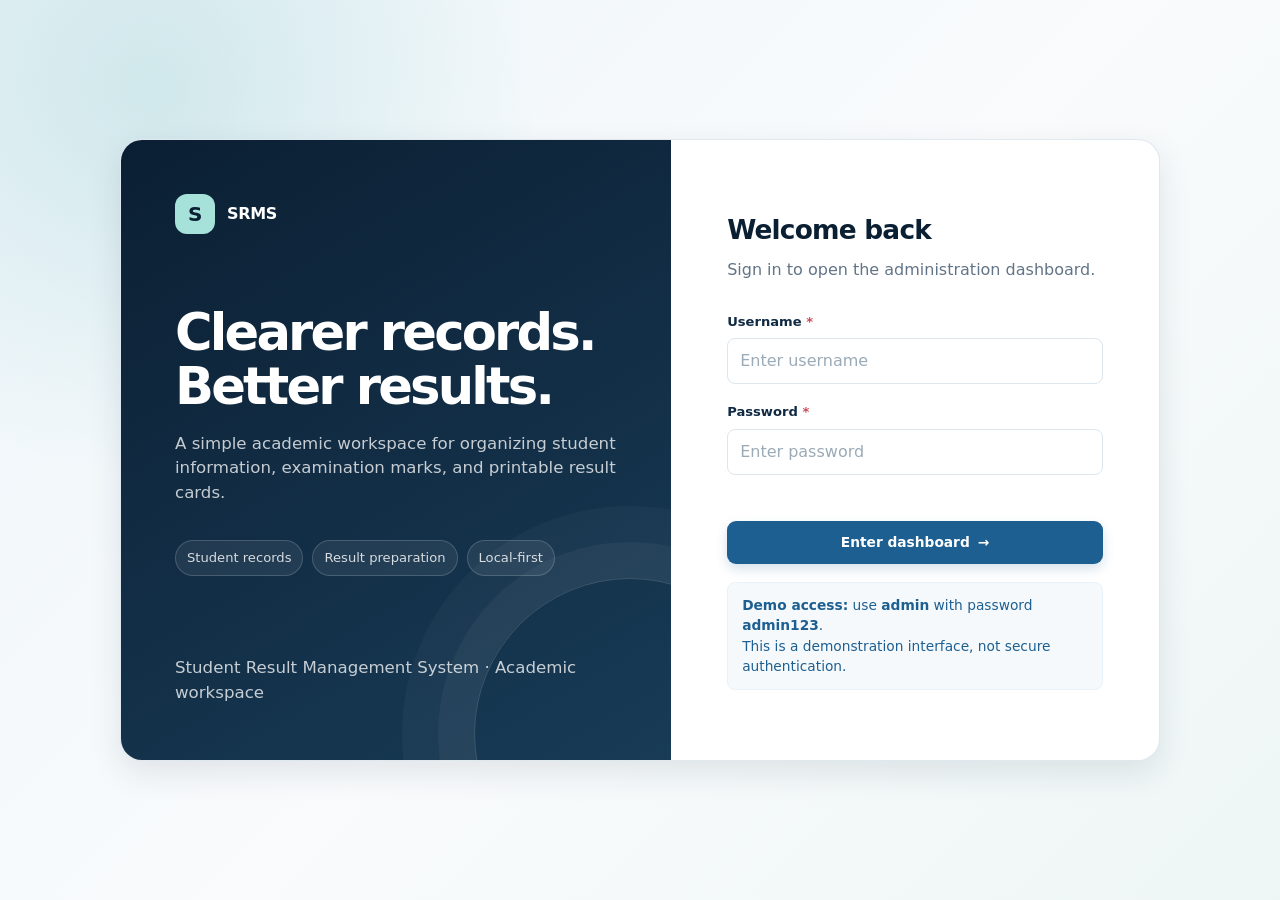
<file: index.html>
<!DOCTYPE html>
<html lang="en">
<head>
  <meta charset="UTF-8">
  <meta name="viewport" content="width=device-width, initial-scale=1.0">
  <meta name="description" content="Student Result Management System welcome page">
  <title>Welcome | SRMS</title>
  <link rel="stylesheet" href="css/style.css">
</head>
<body class="auth-page">
  <a class="skip-link" href="#login-panel">Skip to login</a>
  <main class="auth-shell" aria-labelledby="welcome-title">
    <section class="auth-intro" aria-label="Application introduction">
      <div class="auth-intro-content">
        <a class="brand-lockup" href="index.html" aria-label="SRMS home">
          <span class="brand-mark" aria-hidden="true">S</span>
          <span>SRMS</span>
        </a>
        <h1 id="welcome-title">Clearer records.<br>Better results.</h1>
        <p>A simple academic workspace for organizing student information, examination marks, and printable result cards.</p>
        <div class="auth-highlights" aria-label="System highlights">
          <span>Student records</span>
          <span>Result preparation</span>
          <span>Local-first</span>
        </div>
      </div>
      <p class="auth-footer-note">Student Result Management System · Academic workspace</p>
    </section>

    <section class="auth-panel" id="login-panel" aria-labelledby="login-title">
      <h2 id="login-title">Welcome back</h2>
      <p>Sign in to open the administration dashboard.</p>

      <form data-login-form novalidate>
        <div class="form-group">
          <label class="form-label" for="username">Username <span aria-hidden="true">*</span></label>
          <input class="form-control" id="username" name="username" type="text" autocomplete="username" placeholder="Enter username" required>
        </div>
        <div class="form-group mt-18">
          <label class="form-label" for="password">Password <span aria-hidden="true">*</span></label>
          <input class="form-control" id="password" name="password" type="password" autocomplete="current-password" placeholder="Enter password" required>
        </div>
        <p class="form-error" data-login-feedback aria-live="polite"></p>
        <button class="btn btn-primary auth-submit" type="submit">Enter dashboard <span aria-hidden="true">→</span></button>
      </form>

      <div class="demo-note" role="note">
        <strong>Demo access:</strong> use <strong>admin</strong> with password <strong>admin123</strong>.
        <br>This is a demonstration interface, not secure authentication.
      </div>
    </section>
  </main>
  <div class="toast-region" data-toast-region aria-live="polite" aria-atomic="true"></div>
  <script src="js/app.js"></script>
</body>
</html>
</file>
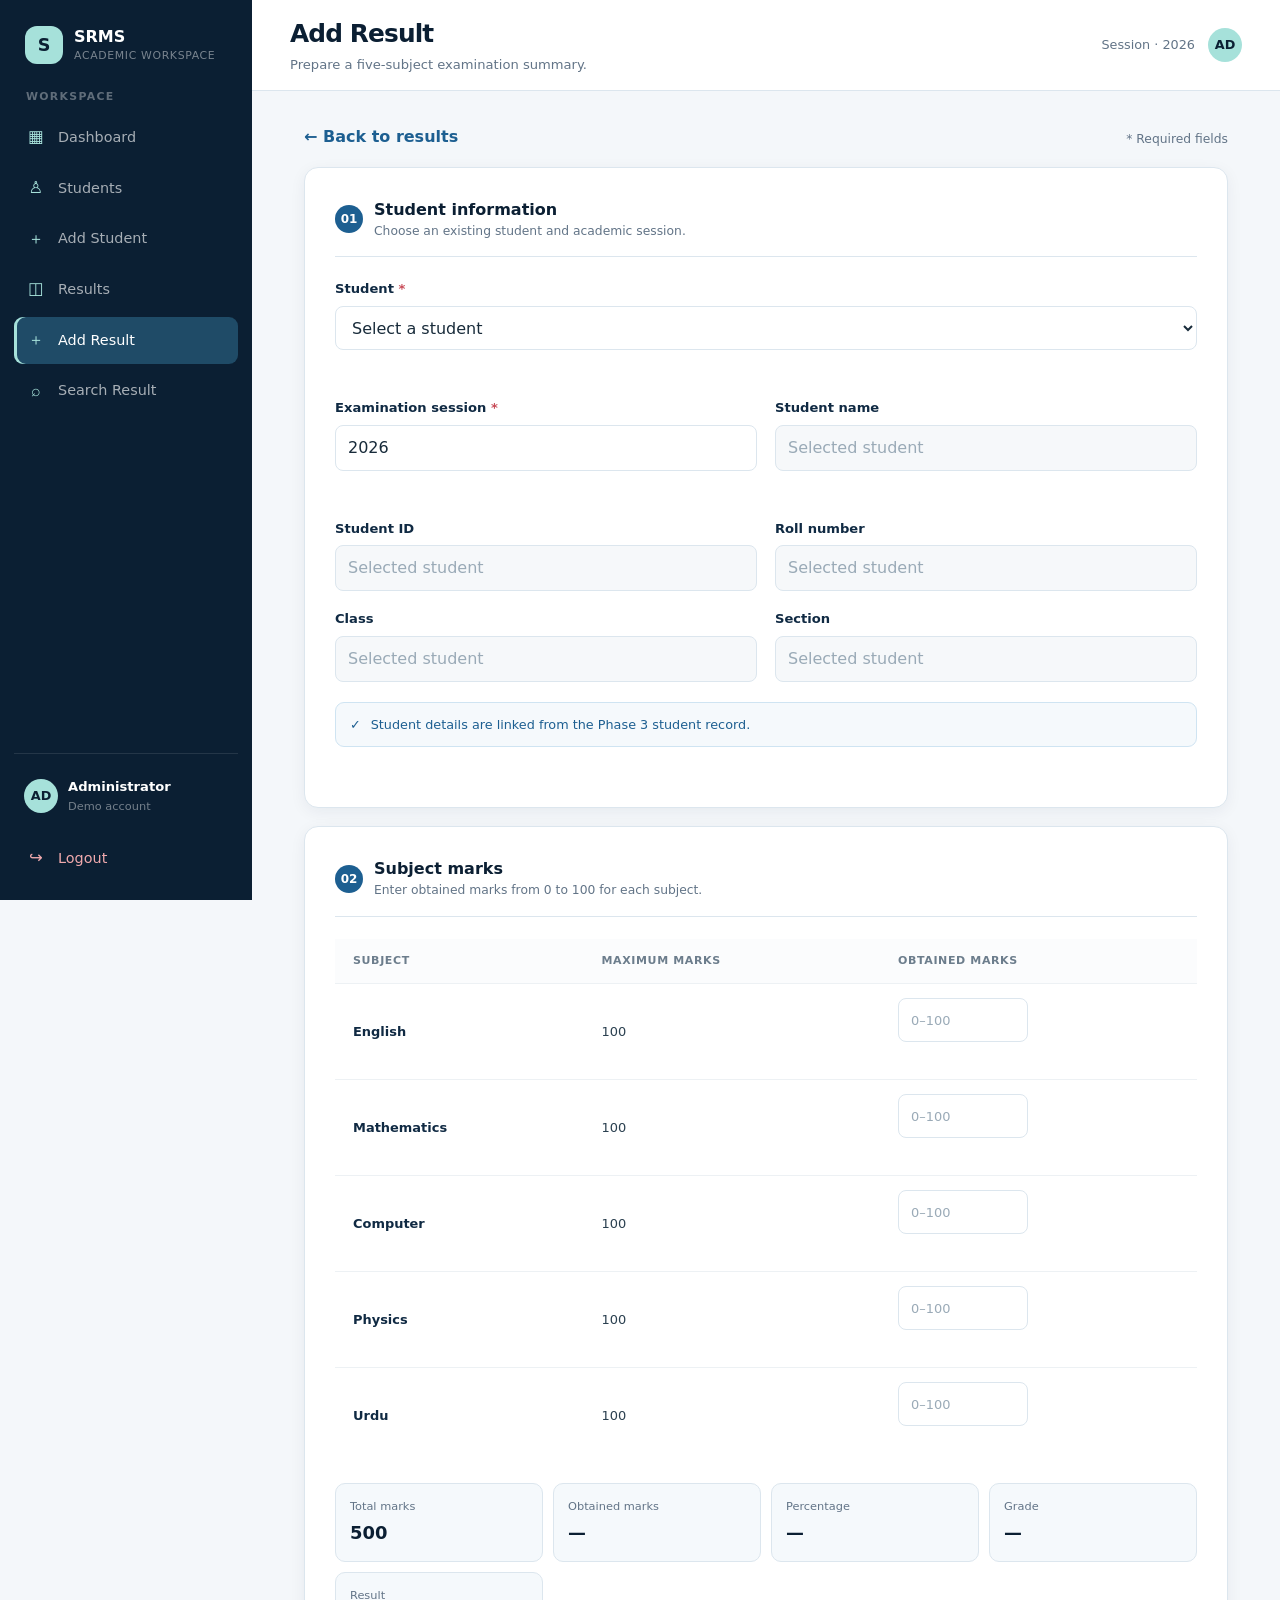
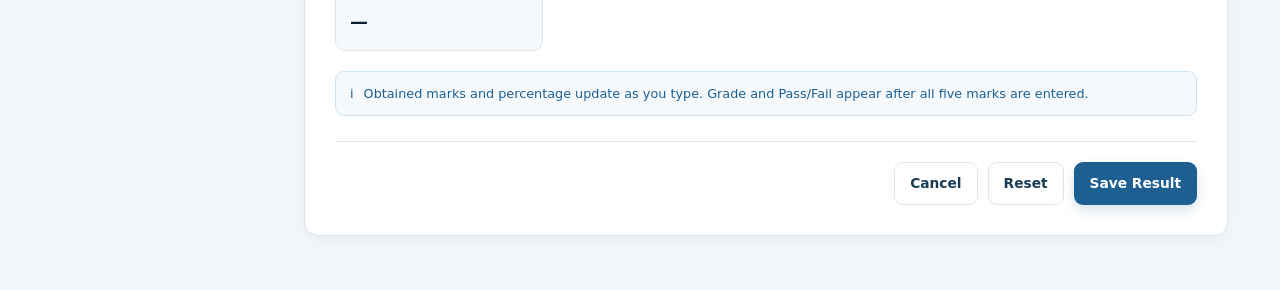
<file: add-result.html>
<!DOCTYPE html>
<html lang="en">
<head>
  <meta charset="UTF-8">
  <meta name="viewport" content="width=device-width, initial-scale=1.0">
  <meta name="description" content="Add or edit student results for SRMS">
  <title>Add Result | SRMS</title>
  <link rel="stylesheet" href="css/style.css">
</head>
<body>
  <a class="skip-link" href="#main-content">Skip to main content</a>
  <div class="app-shell">
    <aside class="sidebar" data-sidebar aria-label="Primary navigation">
      <a class="sidebar-brand" href="dashboard.html" aria-label="SRMS dashboard"><span class="brand-mark" aria-hidden="true">S</span><span class="sidebar-brand-text"><strong>SRMS</strong><span>Academic workspace</span></span></a>
      <div class="nav-label">Workspace</div>
      <nav class="main-nav"><a class="nav-link" href="dashboard.html"><span class="nav-icon" aria-hidden="true">▦</span>Dashboard</a><a class="nav-link" href="students.html"><span class="nav-icon" aria-hidden="true">♙</span>Students</a><a class="nav-link" href="add-student.html"><span class="nav-icon" aria-hidden="true">＋</span>Add Student</a><a class="nav-link" href="results.html"><span class="nav-icon" aria-hidden="true">◫</span>Results</a><a class="nav-link active" href="add-result.html" aria-current="page"><span class="nav-icon" aria-hidden="true">＋</span>Add Result</a><a class="nav-link" href="search-result.html"><span class="nav-icon" aria-hidden="true">⌕</span>Search Result</a></nav>
      <div class="sidebar-bottom"><div class="sidebar-user"><span class="avatar" aria-hidden="true">AD</span><span class="sidebar-user-text"><strong>Administrator</strong><span>Demo account</span></span></div><a class="nav-link logout-link" href="index.html" data-logout><span class="nav-icon" aria-hidden="true">↪</span>Logout</a></div>
    </aside>
    <div class="overlay" data-overlay></div>
    <div class="main-area">
      <header class="topbar"><div class="topbar-left"><button class="mobile-menu-button" type="button" data-menu-button aria-label="Open navigation" aria-expanded="false">☰</button><div class="page-heading"><h1 data-form-title>Add Result</h1><p data-form-subtitle>Prepare a five-subject examination summary.</p></div></div><div class="topbar-right"><span class="topbar-date">Session · 2026</span><span class="avatar" aria-label="Administrator profile">AD</span></div></header>
      <main class="content content-narrow" id="main-content">
        <div class="page-toolbar"><div><a class="inline-link" href="results.html">← Back to results</a></div><p class="required-note"><span aria-hidden="true">*</span> Required fields</p></div>
        <form class="srms-combined-form" data-result-form novalidate>
          <section class="card form-card"><div class="card-body-lg"><div class="form-card-heading"><span class="form-step">01</span><div><h2>Student information</h2><p class="required-note">Choose an existing student and academic session.</p></div></div>
            <div class="form-grid">
              <div class="form-group full-width"><label class="form-label" for="result-student">Student <span aria-hidden="true">*</span></label><select class="form-select" id="result-student" name="studentId" required><option value="">Select a student</option></select><small class="field-error" data-field-error="studentId"></small></div>
              <div class="form-group"><label class="form-label" for="result-session">Examination session <span aria-hidden="true">*</span></label><input class="form-control" id="result-session" name="session" type="text" value="2026" placeholder="2026" required><small class="field-error" data-field-error="session"></small></div>
              <div class="form-group"><label class="form-label" for="result-student-name">Student name</label><input class="form-control" id="result-student-name" type="text" readonly placeholder="Selected student"></div>
              <div class="form-group"><label class="form-label" for="result-student-id">Student ID</label><input class="form-control" id="result-student-id" type="text" readonly placeholder="Selected student"></div>
              <div class="form-group"><label class="form-label" for="result-roll">Roll number</label><input class="form-control" id="result-roll" type="text" readonly placeholder="Selected student"></div>
              <div class="form-group"><label class="form-label" for="result-class">Class</label><input class="form-control" id="result-class" type="text" readonly placeholder="Selected student"></div>
              <div class="form-group"><label class="form-label" for="result-section">Section</label><input class="form-control" id="result-section" type="text" readonly placeholder="Selected student"></div>
            </div>
            <div class="alert alert-info mt-20" data-selected-student hidden role="status"><span aria-hidden="true">✓</span><span>Student details are linked from the Phase 3 student record.</span></div>
            <div class="field-error form-level-error" data-result-form-error></div>
          </div></section>
          <section class="card form-card"><div class="card-body-lg"><div class="form-card-heading"><span class="form-step">02</span><div><h2>Subject marks</h2><p class="required-note">Enter obtained marks from 0 to 100 for each subject.</p></div></div>
            <div class="table-wrap"><table class="marks-table"><thead><tr><th>Subject</th><th>Maximum marks</th><th>Obtained marks</th></tr></thead><tbody>
              <tr><td class="cell-title">English</td><td>100</td><td><label class="sr-only" for="english-marks">English obtained marks</label><input class="form-control" id="english-marks" name="english" data-subject-mark="English" data-subject-index="0" type="number" min="0" max="100" step="1" placeholder="0–100" required><small class="field-error" data-field-error="subject0"></small></td></tr>
              <tr><td class="cell-title">Mathematics</td><td>100</td><td><label class="sr-only" for="mathematics-marks">Mathematics obtained marks</label><input class="form-control" id="mathematics-marks" name="mathematics" data-subject-mark="Mathematics" data-subject-index="1" type="number" min="0" max="100" step="1" placeholder="0–100" required><small class="field-error" data-field-error="subject1"></small></td></tr>
              <tr><td class="cell-title">Computer</td><td>100</td><td><label class="sr-only" for="computer-marks">Computer obtained marks</label><input class="form-control" id="computer-marks" name="computer" data-subject-mark="Computer" data-subject-index="2" type="number" min="0" max="100" step="1" placeholder="0–100" required><small class="field-error" data-field-error="subject2"></small></td></tr>
              <tr><td class="cell-title">Physics</td><td>100</td><td><label class="sr-only" for="physics-marks">Physics obtained marks</label><input class="form-control" id="physics-marks" name="physics" data-subject-mark="Physics" data-subject-index="3" type="number" min="0" max="100" step="1" placeholder="0–100" required><small class="field-error" data-field-error="subject3"></small></td></tr>
              <tr><td class="cell-title">Urdu</td><td>100</td><td><label class="sr-only" for="urdu-marks">Urdu obtained marks</label><input class="form-control" id="urdu-marks" name="urdu" data-subject-mark="Urdu" data-subject-index="4" type="number" min="0" max="100" step="1" placeholder="0–100" required><small class="field-error" data-field-error="subject4"></small></td></tr>
            </tbody></table></div>
            <div class="summary-grid mt-20" aria-label="Live result summary"><div class="summary-item"><span>Total marks</span><strong data-live-summary="total">500</strong></div><div class="summary-item"><span>Obtained marks</span><strong data-live-summary="obtained">—</strong></div><div class="summary-item"><span>Percentage</span><strong data-live-summary="percentage">—</strong></div><div class="summary-item"><span>Grade</span><strong data-live-summary="grade">—</strong></div><div class="summary-item"><span>Result</span><strong class="summary-value" data-live-summary="status">—</strong></div></div>
            <div class="alert alert-info mt-20" role="note"><span aria-hidden="true">i</span><span>Obtained marks and percentage update as you type. Grade and Pass/Fail appear after all five marks are entered.</span></div>
            <div class="form-actions"><a class="btn btn-secondary" href="results.html">Cancel</a><button class="btn btn-secondary" type="button" data-reset-form>Reset</button><button class="btn btn-primary" type="submit"><span data-submit-label>Save Result</span></button></div>
          </div></section>
        </form>
      </main>
    </div>
  </div>
  <div class="toast-region" data-toast-region aria-live="polite" aria-atomic="true"></div>
  <script src="js/storage.js?v=6"></script><script src="js/students.js?v=6"></script><script src="js/results.js?v=6"></script><script src="js/app.js?v=6"></script>
</body>
</html>
</file>
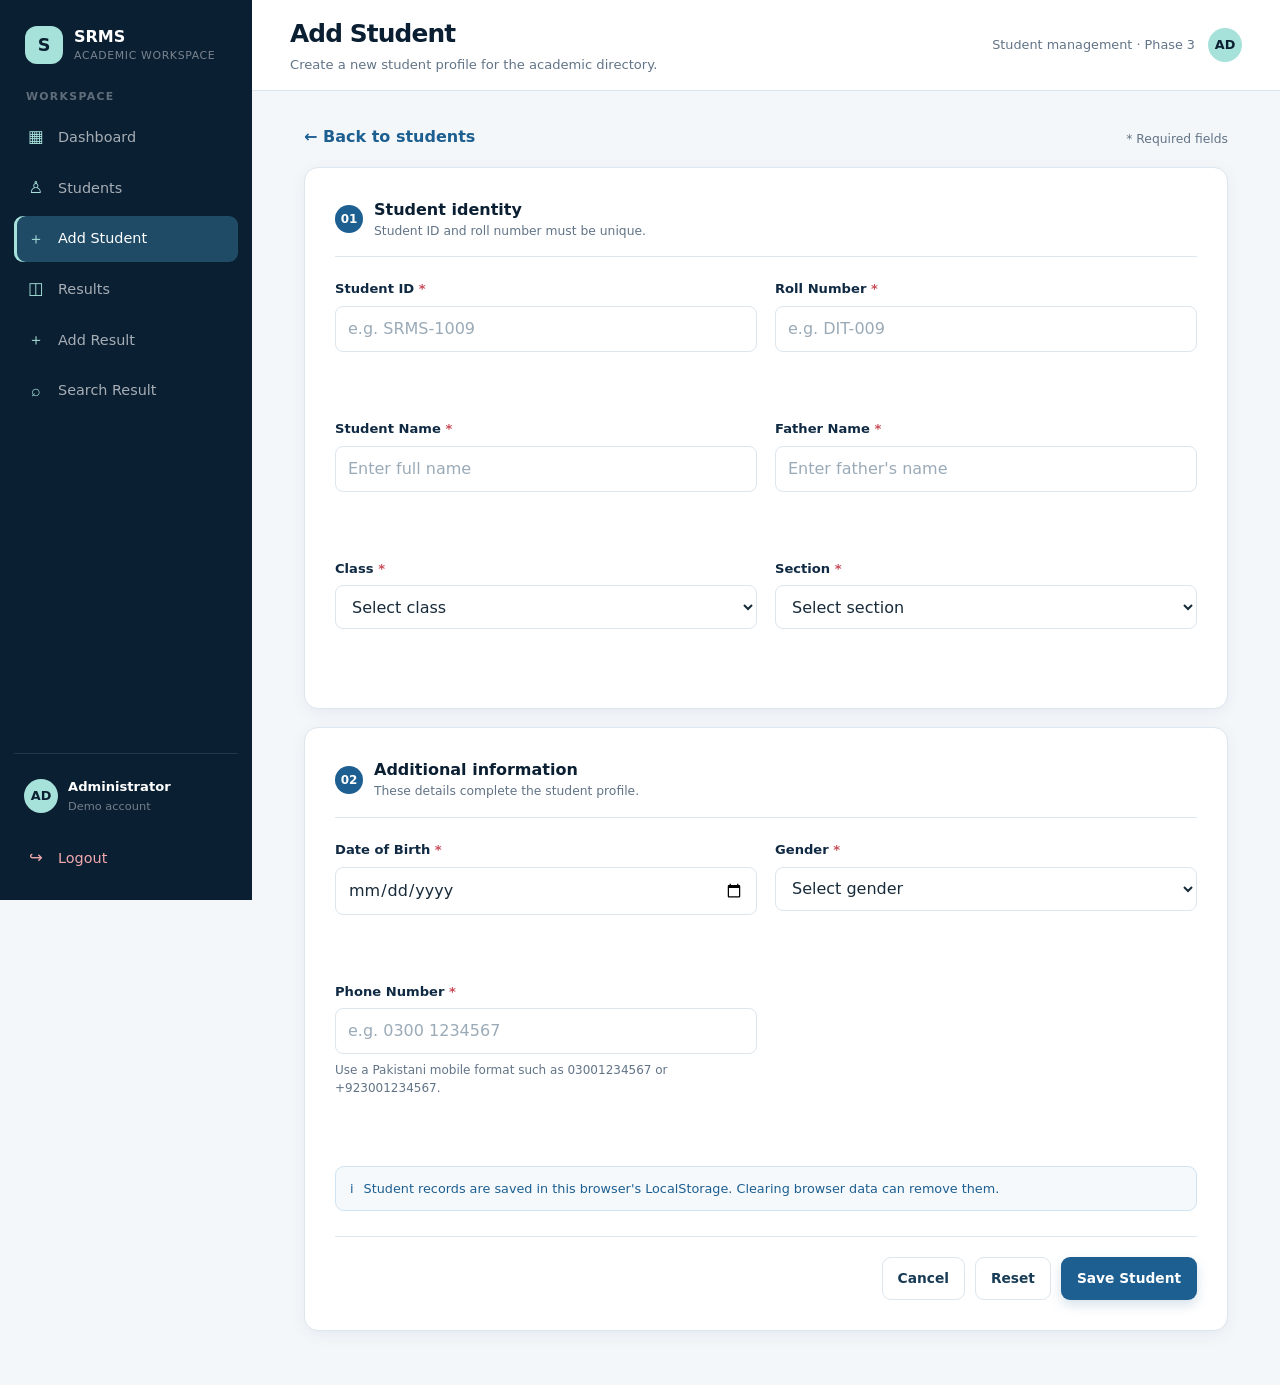
<file: add-student.html>
<!DOCTYPE html>
<html lang="en">
<head>
  <meta charset="UTF-8">
  <meta name="viewport" content="width=device-width, initial-scale=1.0">
  <meta name="description" content="Add or edit student records for SRMS">
  <title>Add Student | SRMS</title>
  <link rel="stylesheet" href="css/style.css">
</head>
<body>
  <a class="skip-link" href="#main-content">Skip to main content</a>
  <div class="app-shell">
    <aside class="sidebar" data-sidebar aria-label="Primary navigation">
      <a class="sidebar-brand" href="dashboard.html" aria-label="SRMS dashboard"><span class="brand-mark" aria-hidden="true">S</span><span class="sidebar-brand-text"><strong>SRMS</strong><span>Academic workspace</span></span></a>
      <div class="nav-label">Workspace</div>
      <nav class="main-nav">
        <a class="nav-link" href="dashboard.html"><span class="nav-icon" aria-hidden="true">▦</span>Dashboard</a>
        <a class="nav-link" href="students.html"><span class="nav-icon" aria-hidden="true">♙</span>Students</a>
        <a class="nav-link active" href="add-student.html" aria-current="page"><span class="nav-icon" aria-hidden="true">＋</span>Add Student</a>
        <a class="nav-link" href="results.html"><span class="nav-icon" aria-hidden="true">◫</span>Results</a>
        <a class="nav-link" href="add-result.html"><span class="nav-icon" aria-hidden="true">＋</span>Add Result</a>
        <a class="nav-link" href="search-result.html"><span class="nav-icon" aria-hidden="true">⌕</span>Search Result</a>
      </nav>
      <div class="sidebar-bottom"><div class="sidebar-user"><span class="avatar" aria-hidden="true">AD</span><span class="sidebar-user-text"><strong>Administrator</strong><span>Demo account</span></span></div><a class="nav-link logout-link" href="index.html" data-logout><span class="nav-icon" aria-hidden="true">↪</span>Logout</a></div>
    </aside>
    <div class="overlay" data-overlay></div>
    <div class="main-area">
      <header class="topbar"><div class="topbar-left"><button class="mobile-menu-button" type="button" data-menu-button aria-label="Open navigation" aria-expanded="false">☰</button><div class="page-heading"><h1 data-form-title>Add Student</h1><p data-form-subtitle>Create a new student profile for the academic directory.</p></div></div><div class="topbar-right"><span class="topbar-date">Student management · Phase 3</span><span class="avatar" aria-label="Administrator profile">AD</span></div></header>
      <main class="content content-narrow" id="main-content">
        <div class="page-toolbar"><div><a class="inline-link" href="students.html">← Back to students</a></div><p class="required-note"><span aria-hidden="true">*</span> Required fields</p></div>
        <form class="srms-combined-form" data-student-form novalidate>
          <section class="card form-card">
            <div class="card-body-lg">
              <div class="form-card-heading"><span class="form-step">01</span><div><h2>Student identity</h2><p class="required-note">Student ID and roll number must be unique.</p></div></div>
              <div class="form-grid">
                <div class="form-group"><label class="form-label" for="student-id">Student ID <span aria-hidden="true">*</span></label><input class="form-control" id="student-id" name="studentId" type="text" placeholder="e.g. SRMS-1009" required aria-describedby="student-id-error"><p class="form-error" id="student-id-error" data-field-error="studentId" aria-live="polite"></p></div>
                <div class="form-group"><label class="form-label" for="roll-number">Roll Number <span aria-hidden="true">*</span></label><input class="form-control" id="roll-number" name="rollNumber" type="text" placeholder="e.g. DIT-009" required aria-describedby="roll-number-error"><p class="form-error" id="roll-number-error" data-field-error="rollNumber" aria-live="polite"></p></div>
                <div class="form-group"><label class="form-label" for="student-name">Student Name <span aria-hidden="true">*</span></label><input class="form-control" id="student-name" name="name" type="text" placeholder="Enter full name" required aria-describedby="name-error"><p class="form-error" id="name-error" data-field-error="name" aria-live="polite"></p></div>
                <div class="form-group"><label class="form-label" for="father-name">Father Name <span aria-hidden="true">*</span></label><input class="form-control" id="father-name" name="fatherName" type="text" placeholder="Enter father's name" required aria-describedby="father-name-error"><p class="form-error" id="father-name-error" data-field-error="fatherName" aria-live="polite"></p></div>
                <div class="form-group"><label class="form-label" for="class-name">Class <span aria-hidden="true">*</span></label><select class="form-select" id="class-name" name="className" required aria-describedby="class-name-error"><option value="">Select class</option><option>DIT</option><option>DCOM</option><option>DAE</option></select><p class="form-error" id="class-name-error" data-field-error="className" aria-live="polite"></p></div>
                <div class="form-group"><label class="form-label" for="section">Section <span aria-hidden="true">*</span></label><select class="form-select" id="section" name="section" required aria-describedby="section-error"><option value="">Select section</option><option>A</option><option>B</option><option>C</option></select><p class="form-error" id="section-error" data-field-error="section" aria-live="polite"></p></div>
              </div>
            </div>
          </section>

          <section class="card form-card">
            <div class="card-body-lg">
              <div class="form-card-heading"><span class="form-step">02</span><div><h2>Additional information</h2><p class="required-note">These details complete the student profile.</p></div></div>
              <div class="form-grid">
                <div class="form-group"><label class="form-label" for="date-of-birth">Date of Birth <span aria-hidden="true">*</span></label><input class="form-control" id="date-of-birth" name="dateOfBirth" type="date" required aria-describedby="date-of-birth-error"><p class="form-error" id="date-of-birth-error" data-field-error="dateOfBirth" aria-live="polite"></p></div>
                <div class="form-group"><label class="form-label" for="gender">Gender <span aria-hidden="true">*</span></label><select class="form-select" id="gender" name="gender" required aria-describedby="gender-error"><option value="">Select gender</option><option>Female</option><option>Male</option><option>Prefer not to say</option></select><p class="form-error" id="gender-error" data-field-error="gender" aria-live="polite"></p></div>
                <div class="form-group"><label class="form-label" for="phone-number">Phone Number <span aria-hidden="true">*</span></label><input class="form-control" id="phone-number" name="phone" type="tel" inputmode="tel" placeholder="e.g. 0300 1234567" required aria-describedby="phone-error"><span class="form-help">Use a Pakistani mobile format such as 03001234567 or +923001234567.</span><p class="form-error" id="phone-error" data-field-error="phone" aria-live="polite"></p></div>
              </div>
              <div class="alert alert-info mt-20" role="note"><span aria-hidden="true">i</span><span>Student records are saved in this browser's LocalStorage. Clearing browser data can remove them.</span></div>
              <div class="form-actions"><a class="btn btn-secondary" href="students.html">Cancel</a><button class="btn btn-secondary" type="reset">Reset</button><button class="btn btn-primary" type="submit"><span data-submit-label>Save Student</span></button></div>
            </div>
          </section>
        </form>
      </main>
    </div>
  </div>
  <div class="toast-region" data-toast-region aria-live="polite" aria-atomic="true"></div>
  <script src="js/storage.js"></script><script src="js/students.js"></script><script src="js/app.js"></script>
</body>
</html>
</file>
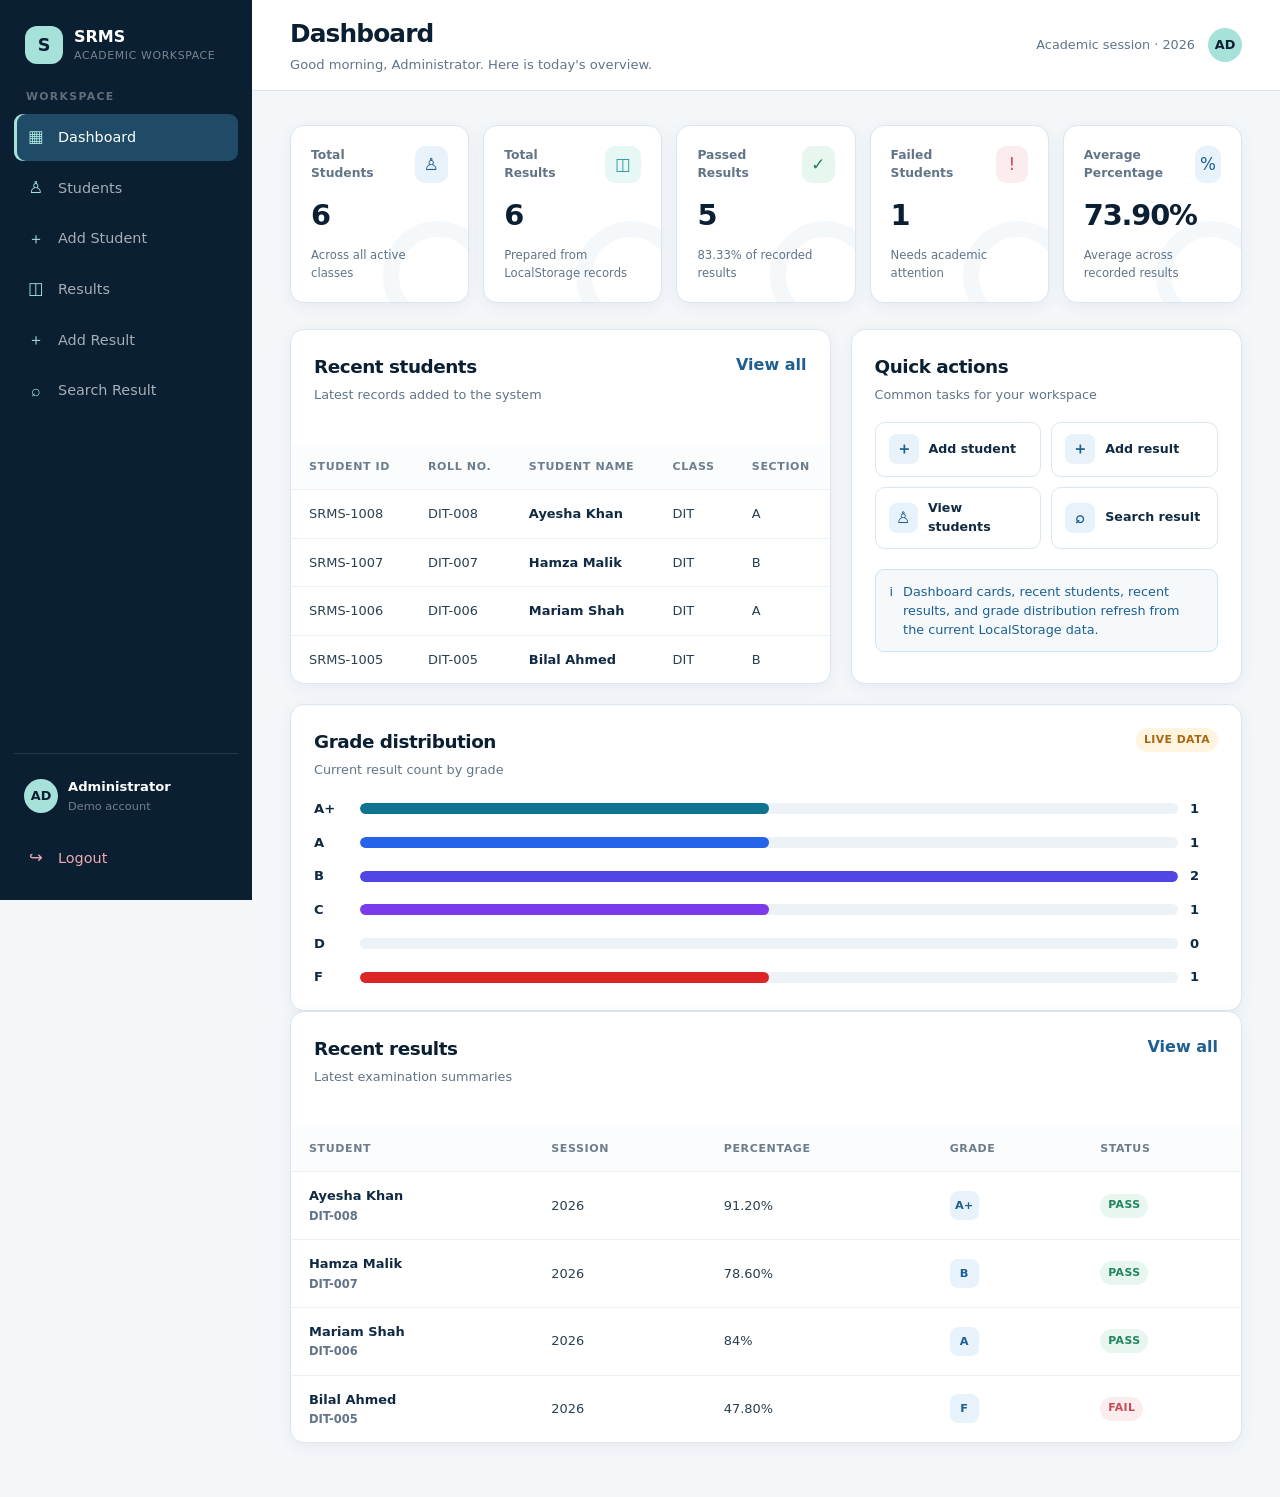
<file: dashboard.html>
<!DOCTYPE html>
<html lang="en">
<head>
  <meta charset="UTF-8">
  <meta name="viewport" content="width=device-width, initial-scale=1.0">
  <meta name="description" content="SRMS dashboard with academic management overview">
  <title>Dashboard | SRMS</title>
  <link rel="stylesheet" href="css/style.css">
</head>
<body>
  <a class="skip-link" href="#main-content">Skip to main content</a>
  <div class="app-shell">
    <aside class="sidebar" data-sidebar aria-label="Primary navigation">
      <a class="sidebar-brand" href="dashboard.html" aria-label="SRMS dashboard">
        <span class="brand-mark" aria-hidden="true">S</span>
        <span class="sidebar-brand-text"><strong>SRMS</strong><span>Academic workspace</span></span>
      </a>
      <div class="nav-label">Workspace</div>
      <nav class="main-nav">
        <a class="nav-link active" href="dashboard.html" aria-current="page"><span class="nav-icon" aria-hidden="true">▦</span>Dashboard</a>
        <a class="nav-link" href="students.html"><span class="nav-icon" aria-hidden="true">♙</span>Students</a>
        <a class="nav-link" href="add-student.html"><span class="nav-icon" aria-hidden="true">＋</span>Add Student</a>
        <a class="nav-link" href="results.html"><span class="nav-icon" aria-hidden="true">◫</span>Results</a>
        <a class="nav-link" href="add-result.html"><span class="nav-icon" aria-hidden="true">＋</span>Add Result</a>
        <a class="nav-link" href="search-result.html"><span class="nav-icon" aria-hidden="true">⌕</span>Search Result</a>
      </nav>
      <div class="sidebar-bottom">
        <div class="sidebar-user">
          <span class="avatar" aria-hidden="true">AD</span>
          <span class="sidebar-user-text"><strong>Administrator</strong><span>Demo account</span></span>
        </div>
        <a class="nav-link logout-link" href="index.html" data-logout><span class="nav-icon" aria-hidden="true">↪</span>Logout</a>
      </div>
    </aside>
    <div class="overlay" data-overlay></div>

    <div class="main-area">
      <header class="topbar">
        <div class="topbar-left">
          <button class="mobile-menu-button" type="button" data-menu-button aria-label="Open navigation" aria-expanded="false">☰</button>
          <div class="page-heading">
            <h1>Dashboard</h1>
            <p>Good morning, Administrator. Here is today's overview.</p>
          </div>
        </div>
        <div class="topbar-right">
          <span class="topbar-date">Academic session · 2026</span>
          <span class="avatar" aria-label="Administrator profile">AD</span>
        </div>
      </header>

      <main class="content" id="main-content">
        <section class="stats-grid" aria-label="Academic overview statistics">
          <article class="card stat-card">
            <div class="stat-top"><span class="stat-label">Total Students</span><span class="stat-icon" aria-hidden="true">♙</span></div>
            <div class="stat-value" data-dashboard-student-count>0</div>
            <div class="stat-foot">Across all active classes</div>
          </article>
          <article class="card stat-card teal">
            <div class="stat-top"><span class="stat-label">Total Results</span><span class="stat-icon" aria-hidden="true">◫</span></div>
            <div class="stat-value" data-dashboard-result-count>0</div>
            <div class="stat-foot" data-dashboard-result-foot>Add a result to begin tracking</div>
          </article>
          <article class="card stat-card green">
            <div class="stat-top"><span class="stat-label">Passed Results</span><span class="stat-icon" aria-hidden="true">✓</span></div>
            <div class="stat-value" data-dashboard-pass-count>0</div>
            <div class="stat-foot" data-dashboard-pass-foot>No results recorded yet</div>
          </article>
          <article class="card stat-card red">
            <div class="stat-top"><span class="stat-label">Failed Students</span><span class="stat-icon" aria-hidden="true">!</span></div>
            <div class="stat-value" data-dashboard-fail-count>0</div>
            <div class="stat-foot" data-dashboard-fail-foot>No failed results recorded</div>
          </article>
          <article class="card stat-card">
            <div class="stat-top"><span class="stat-label">Average Percentage</span><span class="stat-icon" aria-hidden="true">%</span></div>
            <div class="stat-value" data-dashboard-average-percentage>0%</div>
            <div class="stat-foot" data-dashboard-average-foot>No results recorded yet</div>
          </article>
        </section>

        <div class="dashboard-grid">
          <section class="card table-card" aria-labelledby="recent-students-title">
            <div class="card-body">
              <div class="section-heading">
                <div><h2 id="recent-students-title">Recent students</h2><p>Latest records added to the system</p></div>
                <a class="inline-link" href="students.html">View all</a>
              </div>
            </div>
<div class="table-wrap" data-recent-students-wrap>
              <table>
                <thead><tr><th>Student ID</th><th>Roll no.</th><th>Student name</th><th>Class</th><th>Section</th></tr></thead>
<tbody data-recent-students></tbody>
              </table>
            </div>
            <div class="card-body empty-state" data-recent-students-empty hidden><div><div class="empty-icon" aria-hidden="true">♙</div><h3>No students available.</h3><p>Add a student to populate the recent-students panel.</p><a class="btn btn-primary" href="add-student.html">＋ Add Student</a></div></div>
          </section>

          <section class="card" aria-labelledby="quick-actions-title">
            <div class="card-body">
              <div class="section-heading"><div><h2 id="quick-actions-title">Quick actions</h2><p>Common tasks for your workspace</p></div></div>
              <div class="quick-actions">
                <a class="quick-action" href="add-student.html"><span class="quick-action-icon" aria-hidden="true">＋</span>Add student</a>
                <a class="quick-action" href="add-result.html"><span class="quick-action-icon" aria-hidden="true">＋</span>Add result</a>
                <a class="quick-action" href="students.html"><span class="quick-action-icon" aria-hidden="true">♙</span>View students</a>
                <a class="quick-action" href="search-result.html"><span class="quick-action-icon" aria-hidden="true">⌕</span>Search result</a>
              </div>
              <div class="alert alert-info mt-20" role="note"><span aria-hidden="true">i</span><span>Dashboard cards, recent students, recent results, and grade distribution refresh from the current LocalStorage data.</span></div>
            </div>
          </section>
        </div>

        <section class="card grade-distribution-card" aria-labelledby="grade-distribution-title">
          <div class="card-body">
            <div class="section-heading"><div><h2 id="grade-distribution-title">Grade distribution</h2><p>Current result count by grade</p></div><span class="badge badge-pending">LIVE DATA</span></div>
            <ul class="grade-distribution-list" data-grade-distribution aria-label="Grade distribution"></ul>
            <div class="empty-state compact-empty" data-grade-distribution-empty hidden><div><div class="empty-icon" aria-hidden="true">%</div><h3>No results available yet.</h3><p>Add a result to see the grade distribution.</p></div></div>
          </div>
        </section>

        <section class="card table-card" aria-labelledby="recent-results-title">
          <div class="card-body">
            <div class="section-heading">
              <div><h2 id="recent-results-title">Recent results</h2><p>Latest examination summaries</p></div>
              <a class="inline-link" href="results.html">View all</a>
            </div>
          </div>
<div class="table-wrap" data-recent-results-wrap>
              <table>
                <thead><tr><th>Student</th><th>Session</th><th>Percentage</th><th>Grade</th><th>Status</th></tr></thead>
                <tbody data-recent-results></tbody>
              </table>
            </div>
            <div class="card-body empty-state" data-recent-results-empty hidden><div><div class="empty-icon" aria-hidden="true">◫</div><h3>No results available yet.</h3><p>Add a result to see dashboard statistics.</p><a class="btn btn-primary" href="add-result.html">＋ Add Result</a></div></div>
        </section>
      </main>
    </div>
  </div>
  <div class="toast-region" data-toast-region aria-live="polite" aria-atomic="true"></div>
  <script src="js/storage.js?v=6"></script>
  <script src="js/students.js?v=6"></script>
  <script src="js/results.js?v=6"></script>
  <script src="js/dashboard.js?v=1"></script>
  <script src="js/app.js?v=6"></script>
</body>
</html>
</file>
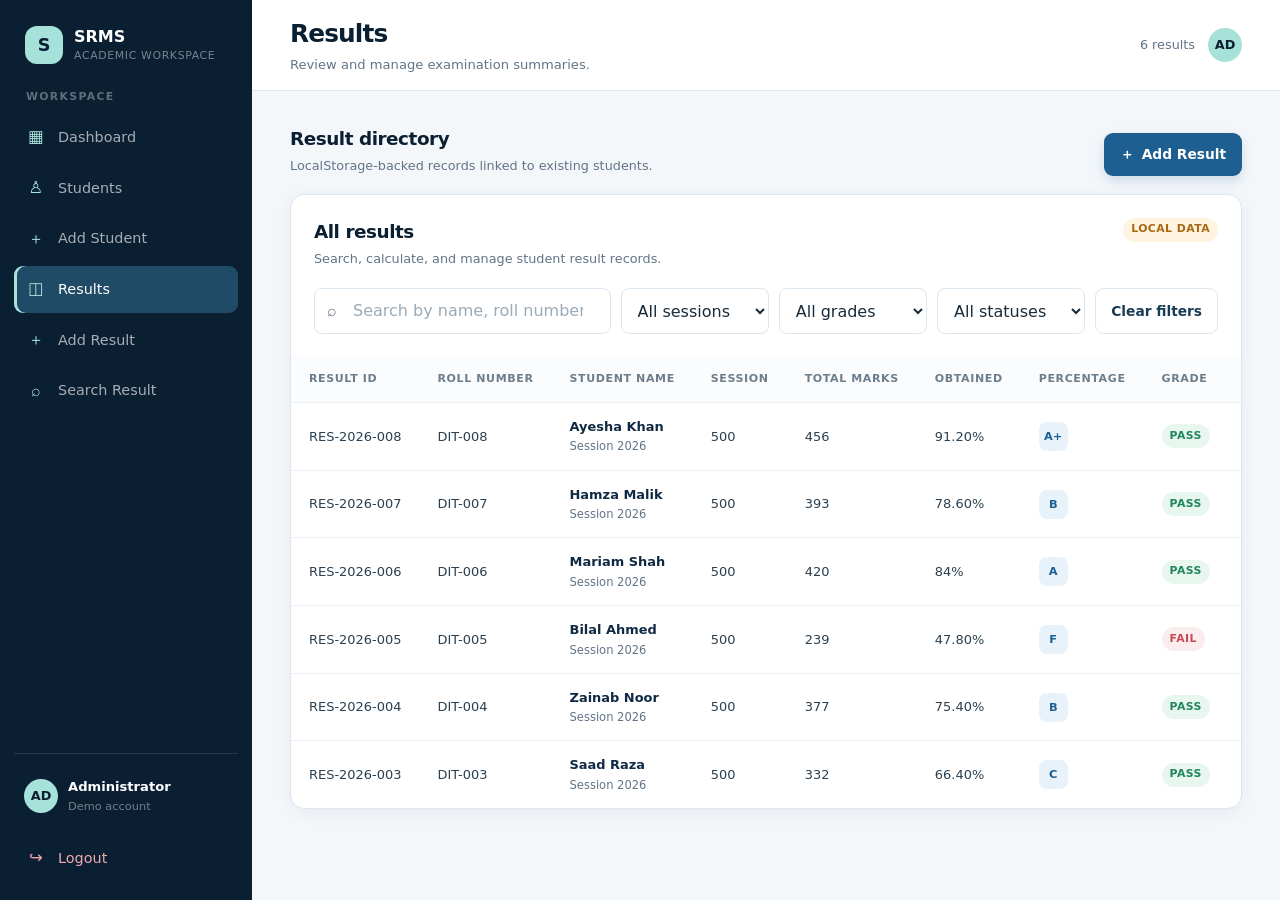
<file: results.html>
<!DOCTYPE html>
<html lang="en">
<head><meta charset="UTF-8"><meta name="viewport" content="width=device-width, initial-scale=1.0"><meta name="description" content="Manage student results in SRMS"><title>Results | SRMS</title><link rel="stylesheet" href="css/style.css"></head>
<body>
<a class="skip-link" href="#main-content">Skip to main content</a>
<div class="app-shell">
  <aside class="sidebar" data-sidebar aria-label="Primary navigation"><a class="sidebar-brand" href="dashboard.html" aria-label="SRMS dashboard"><span class="brand-mark" aria-hidden="true">S</span><span class="sidebar-brand-text"><strong>SRMS</strong><span>Academic workspace</span></span></a><div class="nav-label">Workspace</div><nav class="main-nav"><a class="nav-link" href="dashboard.html"><span class="nav-icon" aria-hidden="true">▦</span>Dashboard</a><a class="nav-link" href="students.html"><span class="nav-icon" aria-hidden="true">♙</span>Students</a><a class="nav-link" href="add-student.html"><span class="nav-icon" aria-hidden="true">＋</span>Add Student</a><a class="nav-link active" href="results.html" aria-current="page"><span class="nav-icon" aria-hidden="true">◫</span>Results</a><a class="nav-link" href="add-result.html"><span class="nav-icon" aria-hidden="true">＋</span>Add Result</a><a class="nav-link" href="search-result.html"><span class="nav-icon" aria-hidden="true">⌕</span>Search Result</a></nav><div class="sidebar-bottom"><div class="sidebar-user"><span class="avatar" aria-hidden="true">AD</span><span class="sidebar-user-text"><strong>Administrator</strong><span>Demo account</span></span></div><a class="nav-link logout-link" href="index.html" data-logout><span class="nav-icon" aria-hidden="true">↪</span>Logout</a></div></aside>
  <div class="overlay" data-overlay></div>
  <div class="main-area"><header class="topbar"><div class="topbar-left"><button class="mobile-menu-button" type="button" data-menu-button aria-label="Open navigation" aria-expanded="false">☰</button><div class="page-heading"><h1>Results</h1><p>Review and manage examination summaries.</p></div></div><div class="topbar-right"><span class="topbar-date" data-result-count>0 results</span><span class="avatar" aria-label="Administrator profile">AD</span></div></header>
    <main class="content" id="main-content"><div class="page-toolbar"><div><div class="section-heading toolbar-heading"><div><h2>Result directory</h2><p>LocalStorage-backed records linked to existing students.</p></div></div></div><div class="page-actions"><a class="btn btn-primary" href="add-result.html"><span aria-hidden="true">＋</span>Add Result</a></div></div>
      <section class="card" aria-labelledby="results-table-title"><div class="card-body"><div class="section-heading"><div><h2 id="results-table-title">All results</h2><p>Search, calculate, and manage student result records.</p></div><span class="badge badge-pending">LOCAL DATA</span></div><div class="result-filter-grid"><div class="search-input-wrap"><span aria-hidden="true">⌕</span><label class="sr-only" for="result-search">Search results</label><input class="form-control" id="result-search" type="search" placeholder="Search by name, roll number, Student ID..." data-result-search></div><label class="sr-only" for="result-session-filter">Filter by session</label><select class="form-select" id="result-session-filter" data-result-session-filter><option value="">All sessions</option><option value="2026">2026</option></select><label class="sr-only" for="result-grade-filter">Filter by grade</label><select class="form-select" id="result-grade-filter" data-result-grade-filter><option value="">All grades</option><option>A+</option><option>A</option><option>B</option><option>C</option><option>D</option><option>F</option></select><label class="sr-only" for="result-status-filter">Filter by result status</label><select class="form-select" id="result-status-filter" data-result-status-filter><option value="">All statuses</option><option value="PASS">PASS</option><option value="FAIL">FAIL</option></select><button class="btn btn-secondary" type="button" data-clear-result-filters>Clear filters</button></div></div>
        <div class="table-wrap" data-results-table-wrap><table><thead><tr><th>Result ID</th><th>Roll number</th><th>Student name</th><th>Session</th><th>Total marks</th><th>Obtained</th><th>Percentage</th><th>Grade</th><th>Status</th><th>Actions</th></tr></thead><tbody data-result-rows></tbody></table></div>
        <div class="card-body empty-state" data-result-empty hidden><div><div class="empty-icon" aria-hidden="true">◫</div><h3>No results found.</h3><p>Try clearing the filters or add a result for an existing student.</p><a class="btn btn-primary" href="add-result.html">＋ Add Result</a></div></div>
      </section></main>
  </div>
</div>
<div class="toast-region" data-toast-region aria-live="polite" aria-atomic="true"></div>
<script src="js/storage.js?v=6"></script><script src="js/students.js?v=6"></script><script src="js/results.js?v=6"></script><script src="js/app.js?v=6"></script>
</body></html>
</file>
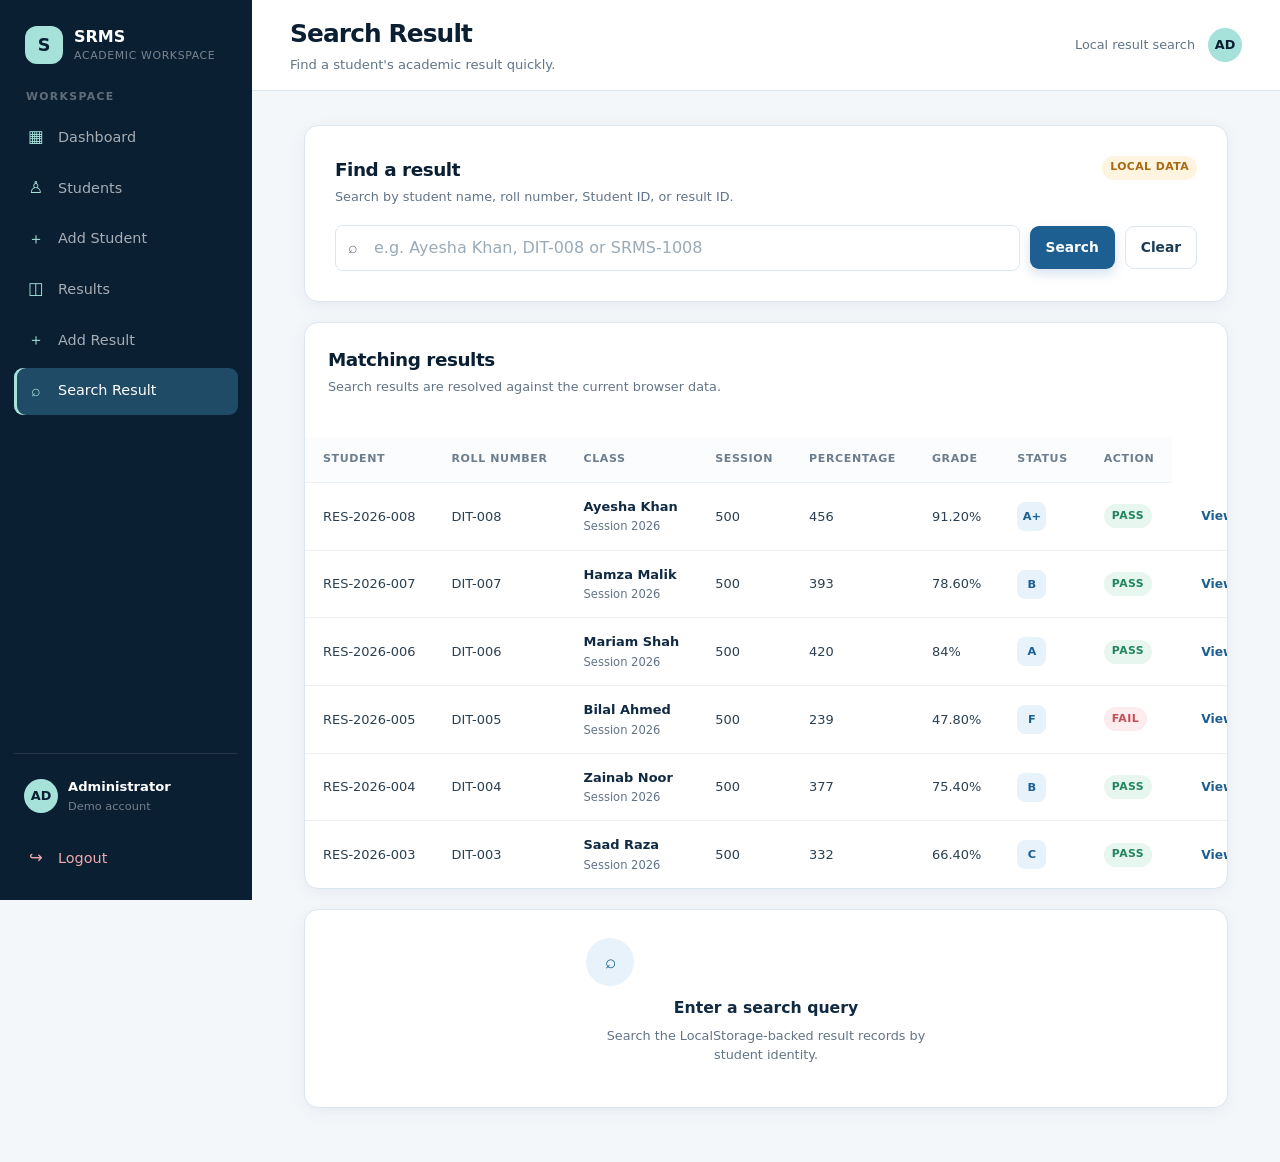
<file: search-result.html>
<!DOCTYPE html>
<html lang="en">
<head><meta charset="UTF-8"><meta name="viewport" content="width=device-width, initial-scale=1.0"><meta name="description" content="Search student results in SRMS"><title>Search Result | SRMS</title><link rel="stylesheet" href="css/style.css"></head>
<body>
<a class="skip-link" href="#main-content">Skip to main content</a><div class="app-shell"><aside class="sidebar" data-sidebar aria-label="Primary navigation"><a class="sidebar-brand" href="dashboard.html" aria-label="SRMS dashboard"><span class="brand-mark" aria-hidden="true">S</span><span class="sidebar-brand-text"><strong>SRMS</strong><span>Academic workspace</span></span></a><div class="nav-label">Workspace</div><nav class="main-nav"><a class="nav-link" href="dashboard.html"><span class="nav-icon" aria-hidden="true">▦</span>Dashboard</a><a class="nav-link" href="students.html"><span class="nav-icon" aria-hidden="true">♙</span>Students</a><a class="nav-link" href="add-student.html"><span class="nav-icon" aria-hidden="true">＋</span>Add Student</a><a class="nav-link" href="results.html"><span class="nav-icon" aria-hidden="true">◫</span>Results</a><a class="nav-link" href="add-result.html"><span class="nav-icon" aria-hidden="true">＋</span>Add Result</a><a class="nav-link active" href="search-result.html" aria-current="page"><span class="nav-icon" aria-hidden="true">⌕</span>Search Result</a></nav><div class="sidebar-bottom"><div class="sidebar-user"><span class="avatar" aria-hidden="true">AD</span><span class="sidebar-user-text"><strong>Administrator</strong><span>Demo account</span></span></div><a class="nav-link logout-link" href="index.html" data-logout><span class="nav-icon" aria-hidden="true">↪</span>Logout</a></div></aside><div class="overlay" data-overlay></div>
<div class="main-area"><header class="topbar"><div class="topbar-left"><button class="mobile-menu-button" type="button" data-menu-button aria-label="Open navigation" aria-expanded="false">☰</button><div class="page-heading"><h1>Search Result</h1><p>Find a student's academic result quickly.</p></div></div><div class="topbar-right"><span class="topbar-date">Local result search</span><span class="avatar" aria-label="Administrator profile">AD</span></div></header>
<main class="content content-narrow" id="main-content"><section class="card" aria-labelledby="search-title"><div class="card-body-lg"><div class="section-heading"><div><h2 id="search-title">Find a result</h2><p>Search by student name, roll number, Student ID, or result ID.</p></div><span class="badge badge-pending">LOCAL DATA</span></div><form class="search-bar" data-result-search-form><div class="search-input-wrap"><span aria-hidden="true">⌕</span><label class="sr-only" for="search-query">Search query</label><input class="form-control" id="search-query" name="query" type="search" placeholder="e.g. Ayesha Khan, DIT-008 or SRMS-1008"></div><button class="btn btn-primary" type="submit">Search</button><button class="btn btn-secondary" type="reset">Clear</button></form></div></section>
<section class="card table-card mt-20" aria-labelledby="search-results-title"><div class="card-body"><div class="section-heading"><div><h2 id="search-results-title">Matching results</h2><p>Search results are resolved against the current browser data.</p></div></div></div><div class="table-wrap" data-search-table-wrap><table><thead><tr><th>Student</th><th>Roll number</th><th>Class</th><th>Session</th><th>Percentage</th><th>Grade</th><th>Status</th><th>Action</th></tr></thead><tbody data-search-result-rows></tbody></table></div></section>
<section class="card empty-state mt-20" data-search-empty hidden aria-labelledby="search-empty-title"><div><div class="empty-icon" aria-hidden="true">⌕</div><h3 id="search-empty-title">Enter a search query</h3><p>Search the LocalStorage-backed result records by student identity.</p></div></section></main></div></div>
<div class="toast-region" data-toast-region aria-live="polite" aria-atomic="true"></div><script src="js/storage.js?v=6"></script><script src="js/students.js?v=6"></script><script src="js/results.js?v=6"></script><script src="js/app.js?v=6"></script>
</body></html>
</file>
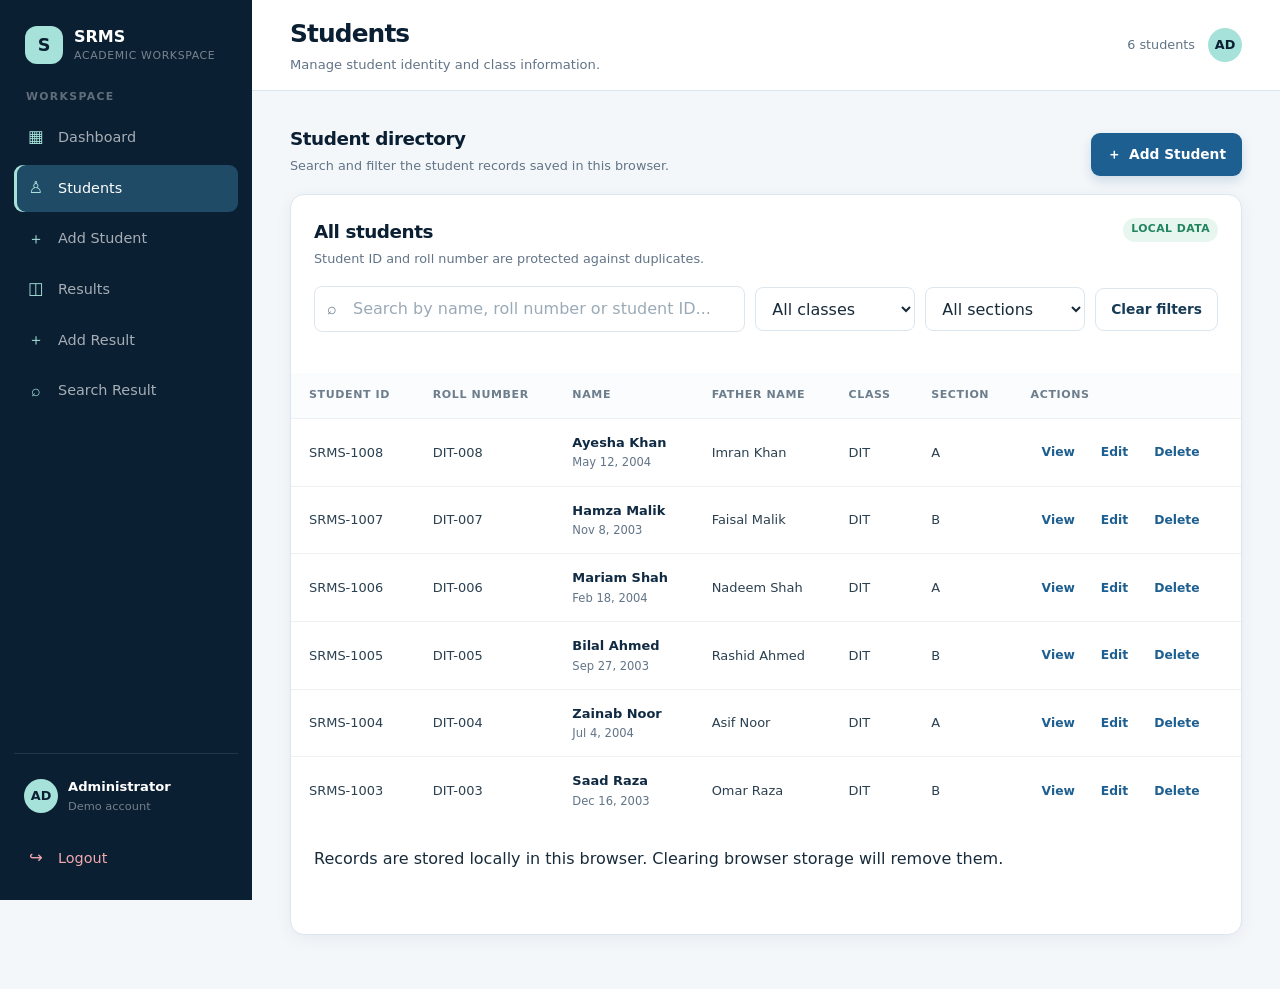
<file: students.html>
<!DOCTYPE html>
<html lang="en">
<head>
  <meta charset="UTF-8">
  <meta name="viewport" content="width=device-width, initial-scale=1.0">
  <meta name="description" content="Manage student records in SRMS">
  <title>Students | SRMS</title>
  <link rel="stylesheet" href="css/style.css">
</head>
<body>
  <a class="skip-link" href="#main-content">Skip to main content</a>
  <div class="app-shell">
    <aside class="sidebar" data-sidebar aria-label="Primary navigation">
      <a class="sidebar-brand" href="dashboard.html" aria-label="SRMS dashboard"><span class="brand-mark" aria-hidden="true">S</span><span class="sidebar-brand-text"><strong>SRMS</strong><span>Academic workspace</span></span></a>
      <div class="nav-label">Workspace</div>
      <nav class="main-nav">
        <a class="nav-link" href="dashboard.html"><span class="nav-icon" aria-hidden="true">▦</span>Dashboard</a>
        <a class="nav-link active" href="students.html" aria-current="page"><span class="nav-icon" aria-hidden="true">♙</span>Students</a>
        <a class="nav-link" href="add-student.html"><span class="nav-icon" aria-hidden="true">＋</span>Add Student</a>
        <a class="nav-link" href="results.html"><span class="nav-icon" aria-hidden="true">◫</span>Results</a>
        <a class="nav-link" href="add-result.html"><span class="nav-icon" aria-hidden="true">＋</span>Add Result</a>
        <a class="nav-link" href="search-result.html"><span class="nav-icon" aria-hidden="true">⌕</span>Search Result</a>
      </nav>
      <div class="sidebar-bottom"><div class="sidebar-user"><span class="avatar" aria-hidden="true">AD</span><span class="sidebar-user-text"><strong>Administrator</strong><span>Demo account</span></span></div><a class="nav-link logout-link" href="index.html" data-logout><span class="nav-icon" aria-hidden="true">↪</span>Logout</a></div>
    </aside>
    <div class="overlay" data-overlay></div>
    <div class="main-area">
      <header class="topbar"><div class="topbar-left"><button class="mobile-menu-button" type="button" data-menu-button aria-label="Open navigation" aria-expanded="false">☰</button><div class="page-heading"><h1>Students</h1><p>Manage student identity and class information.</p></div></div><div class="topbar-right"><span class="topbar-date" data-student-result-count>0 students</span><span class="avatar" aria-label="Administrator profile">AD</span></div></header>
      <main class="content" id="main-content">
        <div class="page-toolbar"><div><div class="section-heading toolbar-heading"><div><h2>Student directory</h2><p>Search and filter the student records saved in this browser.</p></div></div></div><div class="page-actions"><a class="btn btn-primary" href="add-student.html"><span aria-hidden="true">＋</span>Add Student</a></div></div>
        <section class="card" aria-labelledby="student-directory-title">
          <div class="card-body">
            <div class="section-heading"><div><h2 id="student-directory-title">All students</h2><p>Student ID and roll number are protected against duplicates.</p></div><span class="badge badge-pass">LOCAL DATA</span></div>
            <div class="toolbar-filters directory-filters">
              <div class="search-input-wrap"><span aria-hidden="true">⌕</span><label class="sr-only" for="student-search">Search students</label><input class="form-control" id="student-search" data-student-search type="search" placeholder="Search by name, roll number or student ID..."></div>
              <label class="sr-only" for="class-filter">Filter by class</label><select class="form-select filter-select" id="class-filter" data-student-class><option value="">All classes</option><option>DIT</option><option>DCOM</option><option>DAE</option></select>
              <label class="sr-only" for="section-filter">Filter by section</label><select class="form-select filter-select" id="section-filter" data-student-section><option value="">All sections</option><option>A</option><option>B</option><option>C</option></select>
              <button class="btn btn-secondary" type="button" data-clear-student-filters>Clear filters</button>
            </div>
          </div>
          <div class="table-wrap" data-student-table-wrap>
            <table>
              <thead><tr><th>Student ID</th><th>Roll number</th><th>Name</th><th>Father name</th><th>Class</th><th>Section</th><th>Actions</th></tr></thead>
              <tbody data-student-rows></tbody>
            </table>
          </div>
          <div class="card-body empty-state" data-student-empty hidden><div><div class="empty-icon" aria-hidden="true">♙</div><h3>No students found.</h3><p>Try clearing your search and filters, or start by adding your first student.</p><a class="btn btn-primary" href="add-student.html">＋ Add Student</a></div></div>
          <div class="card-body table-note"><p>Records are stored locally in this browser. Clearing browser storage will remove them.</p></div>
        </section>
      </main>
    </div>
  </div>

  <div class="modal" data-student-modal hidden role="dialog" aria-modal="true" aria-labelledby="student-modal-title"><div class="modal-dialog" data-student-modal-content></div></div>
  <div class="toast-region" data-toast-region aria-live="polite" aria-atomic="true"></div>
  <script src="js/storage.js?v=3"></script><script src="js/students.js?v=3"></script><script src="js/app.js?v=3"></script>
</body>
</html>
</file>
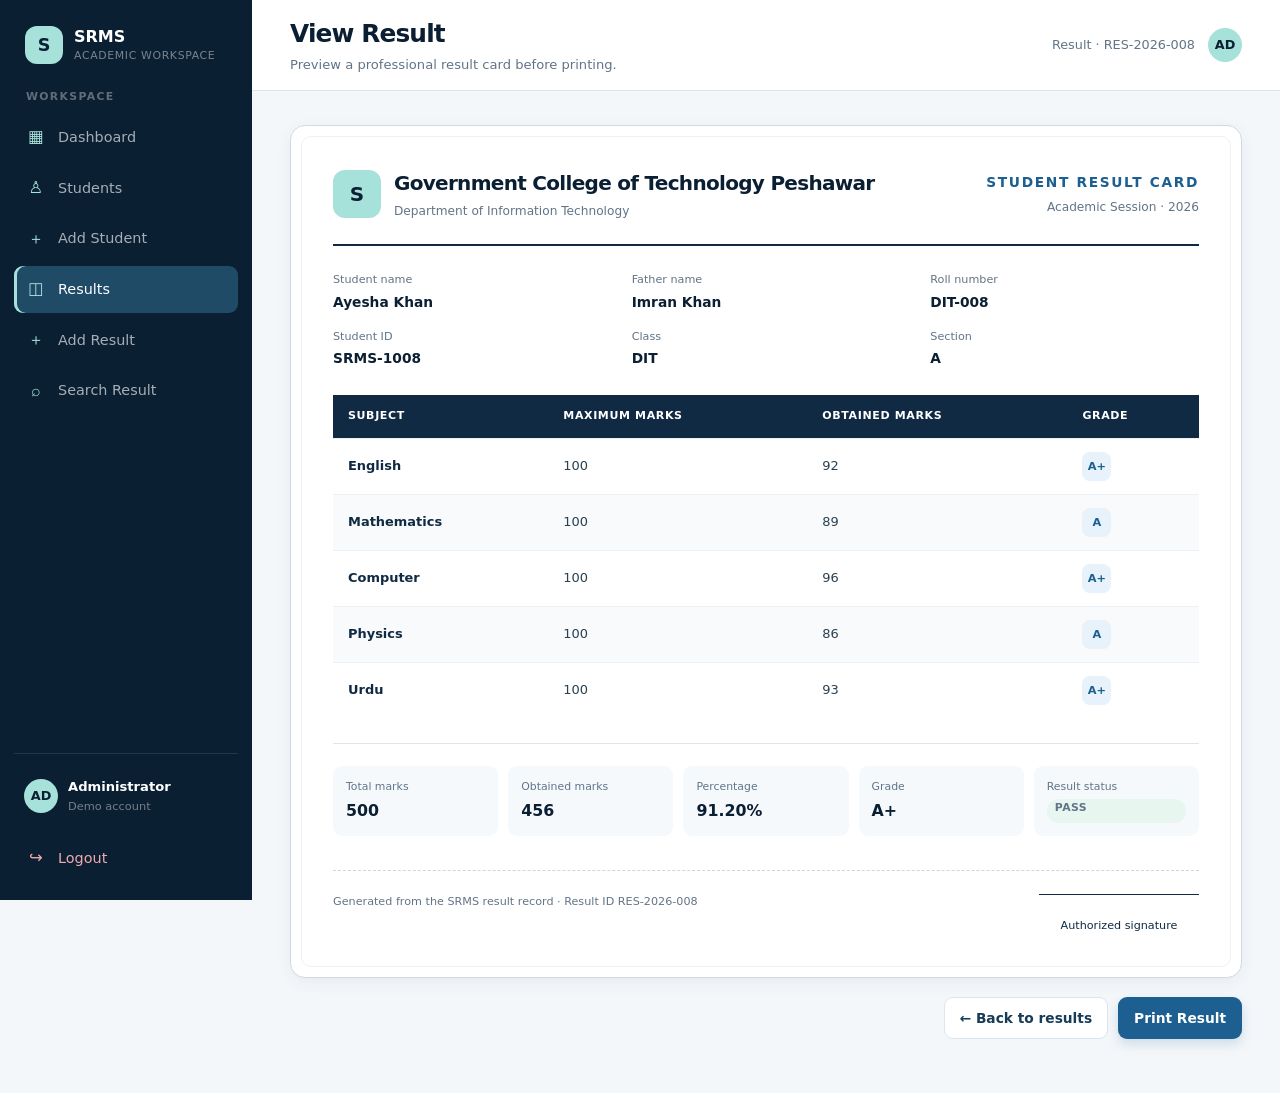
<file: view-result.html>
<!DOCTYPE html>
<html lang="en">
<head><meta charset="UTF-8"><meta name="viewport" content="width=device-width, initial-scale=1.0"><meta name="description" content="Printable student result card for SRMS"><title>View Result | SRMS</title><link rel="stylesheet" href="css/style.css"></head>
<body>
<a class="skip-link" href="#main-content">Skip to main content</a>
<div class="app-shell"><aside class="sidebar" data-sidebar aria-label="Primary navigation"><a class="sidebar-brand" href="dashboard.html" aria-label="SRMS dashboard"><span class="brand-mark" aria-hidden="true">S</span><span class="sidebar-brand-text"><strong>SRMS</strong><span>Academic workspace</span></span></a><div class="nav-label">Workspace</div><nav class="main-nav"><a class="nav-link" href="dashboard.html"><span class="nav-icon" aria-hidden="true">▦</span>Dashboard</a><a class="nav-link" href="students.html"><span class="nav-icon" aria-hidden="true">♙</span>Students</a><a class="nav-link" href="add-student.html"><span class="nav-icon" aria-hidden="true">＋</span>Add Student</a><a class="nav-link active" href="results.html" aria-current="page"><span class="nav-icon" aria-hidden="true">◫</span>Results</a><a class="nav-link" href="add-result.html"><span class="nav-icon" aria-hidden="true">＋</span>Add Result</a><a class="nav-link" href="search-result.html"><span class="nav-icon" aria-hidden="true">⌕</span>Search Result</a></nav><div class="sidebar-bottom"><div class="sidebar-user"><span class="avatar" aria-hidden="true">AD</span><span class="sidebar-user-text"><strong>Administrator</strong><span>Demo account</span></span></div><a class="nav-link logout-link" href="index.html" data-logout><span class="nav-icon" aria-hidden="true">↪</span>Logout</a></div></aside><div class="overlay" data-overlay></div>
<div class="main-area"><header class="topbar"><div class="topbar-left"><button class="mobile-menu-button" type="button" data-menu-button aria-label="Open navigation" aria-expanded="false">☰</button><div class="page-heading"><h1>View Result</h1><p>Preview a professional result card before printing.</p></div></div><div class="topbar-right"><span class="topbar-date" data-view-topbar>Result</span><span class="avatar" aria-label="Administrator profile">AD</span></div></header>
<main class="content" id="main-content"><div class="result-card-shell"><div class="result-card" data-result-card aria-labelledby="result-card-title"><header class="result-header"><div class="institute-lockup"><span class="brand-mark" aria-hidden="true">S</span><div><h2>Government College of Technology Peshawar</h2><p>Department of Information Technology</p></div></div><div class="result-title"><strong id="result-card-title">Student Result Card</strong><span data-view-session>Academic Session · 2026</span></div></header><section class="student-meta" aria-label="Student information"><div class="meta-item"><span>Student name</span><strong data-view-name>—</strong></div><div class="meta-item"><span>Father name</span><strong data-view-father>—</strong></div><div class="meta-item"><span>Roll number</span><strong data-view-roll>—</strong></div><div class="meta-item"><span>Student ID</span><strong data-view-id>—</strong></div><div class="meta-item"><span>Class</span><strong data-view-class>—</strong></div><div class="meta-item"><span>Section</span><strong data-view-section>—</strong></div></section><section class="result-table" aria-label="Subject results"><div class="table-wrap"><table><thead><tr><th>Subject</th><th>Maximum marks</th><th>Obtained marks</th><th>Grade</th></tr></thead><tbody data-view-subject-rows></tbody></table></div></section><section class="result-summary" aria-label="Result summary"><div class="result-summary-item"><span>Total marks</span><strong data-view-total>—</strong></div><div class="result-summary-item"><span>Obtained marks</span><strong data-view-obtained>—</strong></div><div class="result-summary-item"><span>Percentage</span><strong data-view-percentage>—</strong></div><div class="result-summary-item"><span>Grade</span><strong data-view-grade>—</strong></div><div class="result-summary-item"><span>Result status</span><strong><span data-view-status>—</span></strong></div></section><footer class="result-footer"><span data-view-result-id>Generated from the SRMS result record</span><span class="signature-line">Authorized signature</span></footer></div><div class="result-actions"><a class="btn btn-secondary" href="results.html">← Back to results</a><button class="btn btn-primary" type="button" data-print-result>Print Result</button></div></div></main></div></div>
<div class="toast-region" data-toast-region aria-live="polite" aria-atomic="true"></div><script src="js/storage.js?v=6"></script><script src="js/students.js?v=6"></script><script src="js/results.js?v=6"></script><script src="js/app.js?v=6"></script>
</body></html>
</file>
<file: css/style.css>
/*
   Student Result Management System
   Phase 2 shared visual system
*/

:root {
  --navy-950: #0b1f33;
  --navy-900: #102a43;
  --navy-800: #183b56;
  --blue-700: #1d5f91;
  --blue-600: #2878b5;
  --blue-100: #e8f2fa;
  --blue-50: #f5f9fc;
  --teal-500: #2b9c9c;
  --green-600: #21855e;
  --green-100: #e7f6ef;
  --red-600: #c84b57;
  --red-100: #fbecee;
  --amber-600: #a96913;
  --amber-100: #fff4df;
  --ink: #182b3a;
  --muted: #627487;
  --border: #dce6ee;
  --surface: #ffffff;
  --canvas: #f4f7fa;
  --shadow-sm: 0 4px 16px rgba(16, 42, 67, 0.06);
  --shadow-md: 0 12px 32px rgba(16, 42, 67, 0.10);
  --radius-sm: 8px;
  --radius-md: 14px;
  --radius-lg: 22px;
  --sidebar-width: 252px;
  --ease: 180ms ease-out;
}

* {
  box-sizing: border-box;
}

html {
  font-size: 16px;
  scroll-behavior: smooth;
}

body {
  margin: 0;
  min-width: 320px;
  color: var(--ink);
  background: var(--canvas);
  font-family: Inter, ui-sans-serif, system-ui, -apple-system, BlinkMacSystemFont, "Segoe UI", sans-serif;
  line-height: 1.5;
}

a {
  color: inherit;
  text-decoration: none;
}

button,
input,
select,
textarea {
  font: inherit;
}

button,
a,
select,
input {
  -webkit-tap-highlight-color: transparent;
}

button {
  border: 0;
  cursor: pointer;
}

button:active,
.btn:active {
  transform: scale(0.98);
}

:focus-visible {
  outline: 3px solid rgba(40, 120, 181, 0.35);
  outline-offset: 2px;
}

.sr-only {
  position: absolute;
  width: 1px;
  height: 1px;
  padding: 0;
  margin: -1px;
  overflow: hidden;
  clip: rect(0, 0, 0, 0);
  white-space: nowrap;
  border: 0;
}

.mt-18 {
  margin-top: 18px;
}

.mt-20 {
  margin-top: 20px;
}

.table-note {
  min-height: 110px;
  padding: 13px;
}

.table-note p {
  margin: 0;
}

.skip-link {
  position: fixed;
  top: -48px;
  left: 16px;
  z-index: 100;
  padding: 10px 14px;
  border-radius: 0 0 8px 8px;
  color: #fff;
  background: var(--navy-900);
  transition: top var(--ease);
}

.skip-link:focus {
  top: 0;
}

/* Welcome / demo login */
.auth-page {
  min-height: 100vh;
  display: grid;
  place-items: center;
  padding: 28px;
  background: radial-gradient(circle at 12% 10%, rgba(43, 156, 156, 0.16), transparent 28%),
    linear-gradient(135deg, #edf5fa 0%, #f9fbfc 52%, #eef6f5 100%);
}

.auth-shell {
  width: min(1040px, 100%);
  display: grid;
  grid-template-columns: 1.06fr 0.94fr;
  overflow: hidden;
  border: 1px solid rgba(220, 230, 238, 0.9);
  border-radius: var(--radius-lg);
  background: var(--surface);
  box-shadow: var(--shadow-md);
}

.auth-intro {
  position: relative;
  display: flex;
  flex-direction: column;
  justify-content: space-between;
  min-height: 620px;
  padding: 54px;
  color: #fff;
  background: linear-gradient(150deg, var(--navy-950), var(--navy-800));
  overflow: hidden;
}

.auth-intro::after {
  content: "";
  position: absolute;
  width: 310px;
  height: 310px;
  right: -115px;
  bottom: -130px;
  border: 1px solid rgba(255, 255, 255, 0.16);
  border-radius: 50%;
  box-shadow: 0 0 0 36px rgba(255, 255, 255, 0.04), 0 0 0 72px rgba(255, 255, 255, 0.03);
}

.auth-intro-content,
.auth-footer-note {
  position: relative;
  z-index: 1;
}

.brand-lockup {
  display: inline-flex;
  align-items: center;
  gap: 12px;
  font-weight: 750;
  letter-spacing: -0.02em;
}

.brand-mark {
  display: inline-grid;
  place-items: center;
  width: 40px;
  height: 40px;
  border-radius: 12px;
  color: var(--navy-950);
  background: #a6e1da;
  font-size: 1.25rem;
  font-weight: 800;
}

.auth-intro h1 {
  max-width: 480px;
  margin: 72px 0 18px;
  font-size: clamp(2.25rem, 4vw, 4.25rem);
  line-height: 1.05;
  letter-spacing: -0.055em;
}

.auth-intro p {
  max-width: 460px;
  margin: 0;
  color: rgba(255, 255, 255, 0.76);
  font-size: 1.04rem;
}

.auth-highlights {
  display: flex;
  flex-wrap: wrap;
  gap: 9px;
  margin-top: 34px;
}

.auth-highlights span {
  padding: 7px 11px;
  border: 1px solid rgba(255, 255, 255, 0.17);
  border-radius: 99px;
  color: rgba(255, 255, 255, 0.82);
  background: rgba(255, 255, 255, 0.07);
  font-size: 0.82rem;
}

.auth-footer-note {
  color: rgba(255, 255, 255, 0.52);
  font-size: 0.82rem;
}

.auth-panel {
  display: flex;
  flex-direction: column;
  justify-content: center;
  padding: 56px;
}

.auth-panel h2 {
  margin: 0 0 8px;
  color: var(--navy-950);
  font-size: 1.65rem;
  letter-spacing: -0.03em;
}

.auth-panel > p {
  margin: 0 0 30px;
  color: var(--muted);
}

.auth-submit {
  width: 100%;
  margin-top: 4px;
}

.demo-note {
  margin-top: 18px;
  padding: 12px 14px;
  border: 1px solid var(--blue-100);
  border-radius: var(--radius-sm);
  color: var(--blue-700);
  background: var(--blue-50);
  font-size: 0.86rem;
}

/* Application shell */
.app-shell {
  min-height: 100vh;
}

.sidebar {
  position: fixed;
  inset: 0 auto 0 0;
  z-index: 20;
  display: flex;
  flex-direction: column;
  width: var(--sidebar-width);
  padding: 22px 14px 18px;
  color: rgba(255, 255, 255, 0.78);
  background: var(--navy-950);
  transition: transform var(--ease);
}

.sidebar-brand {
  display: flex;
  align-items: center;
  gap: 11px;
  padding: 4px 11px 25px;
  color: #fff;
}

.sidebar-brand .brand-mark {
  width: 38px;
  height: 38px;
  font-size: 1.1rem;
}

.sidebar-brand-text {
  display: flex;
  flex-direction: column;
  line-height: 1.15;
}

.sidebar-brand-text strong {
  font-size: 1rem;
}

.sidebar-brand-text span {
  margin-top: 4px;
  color: rgba(255, 255, 255, 0.45);
  font-size: 0.68rem;
  letter-spacing: 0.06em;
  text-transform: uppercase;
}

.nav-label {
  padding: 0 12px 9px;
  color: rgba(255, 255, 255, 0.35);
  font-size: 0.68rem;
  font-weight: 750;
  letter-spacing: 0.12em;
  text-transform: uppercase;
}

.main-nav {
  display: flex;
  flex-direction: column;
  gap: 4px;
}

.nav-link {
  display: flex;
  align-items: center;
  gap: 12px;
  padding: 11px 12px;
  border-radius: 9px;
  color: rgba(255, 255, 255, 0.64);
  font-size: 0.9rem;
  transition: color var(--ease), background var(--ease), transform var(--ease);
}

.nav-link:hover {
  color: #fff;
  background: rgba(255, 255, 255, 0.08);
}

.nav-link.active {
  color: #fff;
  background: #1f4b67;
  box-shadow: inset 3px 0 #a6e1da;
}

.nav-icon {
  display: inline-grid;
  place-items: center;
  width: 20px;
  color: #a6e1da;
  font-size: 1.03rem;
}

.sidebar-bottom {
  margin-top: auto;
  padding-top: 15px;
  border-top: 1px solid rgba(255, 255, 255, 0.10);
}

.sidebar-user {
  display: flex;
  align-items: center;
  gap: 10px;
  margin-bottom: 12px;
  padding: 8px 10px;
}

.avatar {
  display: inline-grid;
  flex: 0 0 auto;
  place-items: center;
  width: 34px;
  height: 34px;
  border-radius: 50%;
  color: var(--navy-950);
  background: #a6e1da;
  font-size: 0.8rem;
  font-weight: 800;
}

.sidebar-user-text {
  min-width: 0;
}

.sidebar-user-text strong,
.sidebar-user-text span {
  display: block;
  overflow: hidden;
  text-overflow: ellipsis;
  white-space: nowrap;
}

.sidebar-user-text strong {
  color: #fff;
  font-size: 0.82rem;
}

.sidebar-user-text span {
  margin-top: 2px;
  color: rgba(255, 255, 255, 0.43);
  font-size: 0.71rem;
}

.logout-link {
  color: #f0a9ad;
}

.logout-link .nav-icon {
  color: #f0a9ad;
}

.main-area {
  min-height: 100vh;
  margin-left: var(--sidebar-width);
}

.topbar {
  position: sticky;
  top: 0;
  z-index: 10;
  display: flex;
  align-items: center;
  justify-content: space-between;
  gap: 18px;
  min-height: 76px;
  padding: 15px 38px;
  border-bottom: 1px solid var(--border);
  background: rgba(255, 255, 255, 0.94);
  backdrop-filter: blur(12px);
}

.topbar-left {
  display: flex;
  align-items: center;
  gap: 15px;
  min-width: 0;
}

.mobile-menu-button {
  display: none;
  width: 40px;
  height: 40px;
  border: 1px solid var(--border);
  border-radius: 9px;
  color: var(--navy-900);
  background: #fff;
  font-size: 1.2rem;
}

.page-heading h1 {
  margin: 0;
  color: var(--navy-950);
  font-size: clamp(1.25rem, 2vw, 1.55rem);
  letter-spacing: -0.035em;
}

.page-heading p {
  margin: 3px 0 0;
  color: var(--muted);
  font-size: 0.82rem;
}

.topbar-right {
  display: flex;
  align-items: center;
  gap: 13px;
}

.topbar-date {
  color: var(--muted);
  font-size: 0.8rem;
}

.content {
  width: min(1480px, 100%);
  margin: 0 auto;
  padding: 34px 38px 54px;
}

.content-narrow {
  max-width: 1000px;
}

.overlay {
  position: fixed;
  inset: 0;
  z-index: 15;
  display: none;
  background: rgba(11, 31, 51, 0.45);
}

.overlay.is-visible {
  display: block;
}

/* Shared controls */
.btn {
  display: inline-flex;
  align-items: center;
  justify-content: center;
  gap: 8px;
  min-height: 42px;
  padding: 10px 15px;
  border: 1px solid transparent;
  border-radius: 9px;
  font-size: 0.86rem;
  font-weight: 700;
  transition: background var(--ease), border-color var(--ease), color var(--ease), box-shadow var(--ease), transform var(--ease);
}

.btn-primary {
  color: #fff;
  background: var(--blue-700);
  box-shadow: 0 5px 12px rgba(29, 95, 145, 0.18);
}

.btn-primary:hover {
  background: var(--navy-800);
}

.btn-secondary {
  color: var(--navy-800);
  border-color: var(--border);
  background: #fff;
}

.btn-secondary:hover {
  border-color: #b8ccd9;
  background: var(--blue-50);
}

.btn-success {
  color: #fff;
  background: var(--green-600);
}

.btn-danger {
  color: #fff;
  background: var(--red-600);
}

.btn-ghost {
  min-height: 36px;
  padding: 7px 10px;
  color: var(--blue-700);
  background: transparent;
}

.btn-ghost:hover {
  background: var(--blue-50);
}

.btn-sm {
  min-height: 34px;
  padding: 7px 10px;
  font-size: 0.77rem;
}

.page-actions {
  display: flex;
  flex-wrap: wrap;
  gap: 10px;
}

.form-grid {
  display: grid;
  grid-template-columns: repeat(2, minmax(0, 1fr));
  gap: 18px;
}

.form-group {
  display: flex;
  flex-direction: column;
  gap: 7px;
}

.form-group.full-width {
  grid-column: 1 / -1;
}

.form-label {
  color: var(--navy-900);
  font-size: 0.82rem;
  font-weight: 750;
}

.form-label span {
  color: var(--red-600);
}

.form-control,
.form-select {
  width: 100%;
  min-height: 44px;
  padding: 10px 12px;
  border: 1px solid var(--border);
  border-radius: 8px;
  outline: 0;
  color: var(--ink);
  background: #fff;
  transition: border-color var(--ease), box-shadow var(--ease);
}

.form-control::placeholder {
  color: #9aaab7;
}

.form-control:hover,
.form-select:hover {
  border-color: #bbceda;
}

.form-control:focus,
.form-select:focus {
  border-color: var(--blue-600);
  box-shadow: 0 0 0 3px rgba(40, 120, 181, 0.12);
}

.form-control.has-error,
.form-select.has-error {
  border-color: var(--red-600);
  box-shadow: 0 0 0 3px rgba(200, 75, 87, 0.10);
}

.form-control[readonly] {
  color: var(--muted);
  background: #f6f8fa;
}

.form-help {
  color: var(--muted);
  font-size: 0.75rem;
}

.form-error {
  min-height: 18px;
  color: var(--red-600);
  font-size: 0.75rem;
}

.required-note {
  margin: 0;
  color: var(--muted);
  font-size: 0.77rem;
}

.search-bar {
  display: flex;
  align-items: center;
  gap: 10px;
}

.search-input-wrap {
  position: relative;
  flex: 1;
}

.search-input-wrap span {
  position: absolute;
  top: 50%;
  left: 13px;
  color: var(--muted);
  transform: translateY(-50%);
}

.search-input-wrap .form-control {
  padding-left: 38px;
}

.filter-row {
  display: grid;
  grid-template-columns: repeat(3, minmax(0, 1fr));
  gap: 12px;
}

/* Cards and panels */
.section-heading {
  display: flex;
  align-items: flex-start;
  justify-content: space-between;
  gap: 18px;
  margin-bottom: 18px;
}

.section-heading h2,
.section-heading h3 {
  margin: 0;
  color: var(--navy-950);
  letter-spacing: -0.025em;
}

.section-heading h2 {
  font-size: 1.15rem;
}

.section-heading h3 {
  font-size: 1rem;
}

.section-heading p {
  margin: 4px 0 0;
  color: var(--muted);
  font-size: 0.8rem;
}

.card {
  border: 1px solid var(--border);
  border-radius: var(--radius-md);
  background: var(--surface);
  box-shadow: var(--shadow-sm);
}

.card-body {
  padding: 23px;
}

.card-body-lg {
  padding: 30px;
}

.stats-grid {
  display: grid;
  grid-template-columns: repeat(5, minmax(0, 1fr));
  gap: 14px;
  margin-bottom: 26px;
}

.stat-card {
  position: relative;
  overflow: hidden;
  padding: 20px;
}

.stat-card::after {
  content: "";
  position: absolute;
  width: 78px;
  height: 78px;
  right: -25px;
  bottom: -29px;
  border: 16px solid rgba(40, 120, 181, 0.05);
  border-radius: 50%;
}

.stat-top {
  display: flex;
  align-items: flex-start;
  justify-content: space-between;
  gap: 12px;
}

.stat-label {
  color: var(--muted);
  font-size: 0.77rem;
  font-weight: 650;
}

.stat-value {
  margin-top: 11px;
  color: var(--navy-950);
  font-size: 1.8rem;
  font-weight: 800;
  letter-spacing: -0.04em;
}

.stat-icon {
  display: inline-grid;
  place-items: center;
  width: 37px;
  height: 37px;
  border-radius: 10px;
  color: var(--blue-700);
  background: var(--blue-100);
  font-size: 1.05rem;
}

.stat-card.green .stat-icon {
  color: var(--green-600);
  background: var(--green-100);
}

.stat-card.red .stat-icon {
  color: var(--red-600);
  background: var(--red-100);
}

.stat-card.teal .stat-icon {
  color: var(--teal-500);
  background: #e7f7f5;
}

.stat-foot {
  margin-top: 10px;
  color: var(--muted);
  font-size: 0.73rem;
}

.dashboard-grid {
  display: grid;
  grid-template-columns: minmax(0, 1.16fr) minmax(320px, 0.84fr);
  gap: 20px;
  margin-bottom: 20px;
}

.dashboard-grid.equal {
  grid-template-columns: repeat(2, minmax(0, 1fr));
}

.table-card {
  overflow: hidden;
}

.table-wrap {
  width: 100%;
  overflow-x: auto;
}

table {
  width: 100%;
  border-collapse: collapse;
  text-align: left;
}

th,
td {
  padding: 14px 18px;
  border-bottom: 1px solid #edf1f4;
  vertical-align: middle;
  white-space: nowrap;
}

th {
  color: #6c7d8c;
  background: #fbfcfd;
  font-size: 0.69rem;
  font-weight: 800;
  letter-spacing: 0.055em;
  text-transform: uppercase;
}

td {
  color: #2b4050;
  font-size: 0.81rem;
}

tbody tr:last-child td {
  border-bottom: 0;
}

tbody tr:hover {
  background: #fbfdfe;
}

.cell-title {
  color: var(--navy-900);
  font-weight: 750;
}

.cell-subtitle {
  display: block;
  margin-top: 2px;
  color: var(--muted);
  font-size: 0.72rem;
}

.table-actions {
  display: flex;
  gap: 4px;
}

.inline-link {
  color: var(--blue-700);
  font-weight: 700;
}

.inline-link:hover {
  text-decoration: underline;
}

.badge {
  display: inline-flex;
  align-items: center;
  min-height: 24px;
  padding: 4px 8px;
  border-radius: 99px;
  font-size: 0.68rem;
  font-weight: 800;
  letter-spacing: 0.04em;
  line-height: 1;
}

.badge-pass {
  color: var(--green-600);
  background: var(--green-100);
}

.badge-fail {
  color: var(--red-600);
  background: var(--red-100);
}

.badge-pending {
  color: var(--amber-600);
  background: var(--amber-100);
}

.grade-badge {
  display: inline-grid;
  place-items: center;
  width: 29px;
  height: 29px;
  border-radius: 8px;
  color: var(--blue-700);
  background: var(--blue-100);
  font-size: 0.71rem;
  font-weight: 850;
}

.quick-actions {
  display: grid;
  grid-template-columns: repeat(2, minmax(0, 1fr));
  gap: 10px;
}

.quick-action {
  display: flex;
  align-items: center;
  gap: 10px;
  min-height: 55px;
  padding: 11px 13px;
  border: 1px solid var(--border);
  border-radius: 10px;
  color: var(--navy-900);
  background: #fff;
  font-size: 0.79rem;
  font-weight: 750;
  transition: border-color var(--ease), background var(--ease), transform var(--ease);
}

.quick-action:hover {
  border-color: #b5d0df;
  background: var(--blue-50);
}

.quick-action-icon {
  display: inline-grid;
  place-items: center;
  width: 30px;
  height: 30px;
  border-radius: 8px;
  color: var(--blue-700);
  background: var(--blue-100);
  font-size: 1rem;
}

.toolbar-heading {
  margin-bottom: 0;
}

.directory-filters {
  justify-content: flex-start;
  margin-bottom: 18px;
}

.filter-select {
  max-width: 160px;
}

.page-toolbar {
  display: flex;
  align-items: flex-end;
  justify-content: space-between;
  gap: 17px;
  margin-bottom: 18px;
}

.toolbar-filters {
  display: flex;
  flex: 1;
  flex-wrap: wrap;
  align-items: center;
  justify-content: flex-end;
  gap: 10px;
}

.toolbar-filters .search-input-wrap {
  flex: 1 1 260px;
  max-width: 440px;
}

.form-card + .form-card {
  margin-top: 18px;
}

.form-card-heading {
  display: flex;
  align-items: center;
  gap: 11px;
  margin-bottom: 22px;
  padding-bottom: 16px;
  border-bottom: 1px solid var(--border);
}

.form-step {
  display: inline-grid;
  place-items: center;
  width: 28px;
  height: 28px;
  border-radius: 50%;
  color: #fff;
  background: var(--blue-700);
  font-size: 0.75rem;
  font-weight: 800;
}

.form-card-heading h2 {
  margin: 0;
  color: var(--navy-950);
  font-size: 1rem;
}

.form-actions {
  display: flex;
  justify-content: flex-end;
  gap: 10px;
  margin-top: 25px;
  padding-top: 20px;
  border-top: 1px solid var(--border);
}

.marks-table input {
  width: 130px;
}

.summary-grid {
  display: grid;
  grid-template-columns: repeat(4, minmax(0, 1fr));
  gap: 10px;
}

.summary-item {
  padding: 14px;
  border: 1px solid var(--border);
  border-radius: 10px;
  background: var(--blue-50);
}

.summary-item span {
  display: block;
  color: var(--muted);
  font-size: 0.71rem;
}

.summary-item strong {
  display: block;
  margin-top: 5px;
  color: var(--navy-950);
  font-size: 1.12rem;
}

.empty-state {
  display: grid;
  place-items: center;
  min-height: 180px;
  padding: 28px;
  text-align: center;
}

.empty-state[hidden] {
  display: none;
}

.empty-icon {
  display: grid;
  place-items: center;
  width: 48px;
  height: 48px;
  margin-bottom: 10px;
  border-radius: 50%;
  color: var(--blue-700);
  background: var(--blue-100);
  font-size: 1.2rem;
}

.empty-state h3 {
  margin: 0;
  color: var(--navy-900);
  font-size: 0.98rem;
}

.empty-state p {
  max-width: 360px;
  margin: 6px 0 15px;
  color: var(--muted);
  font-size: 0.8rem;
}

.alert {
  display: flex;
  align-items: flex-start;
  gap: 10px;
  padding: 12px 14px;
  border: 1px solid transparent;
  border-radius: 9px;
  font-size: 0.8rem;
}

.alert-info {
  color: var(--blue-700);
  border-color: #cfe4f2;
  background: var(--blue-50);
}

.alert-success {
  color: var(--green-600);
  border-color: #c5e8d7;
  background: var(--green-100);
}

.alert-warning {
  color: var(--amber-600);
  border-color: #f3ddb2;
  background: var(--amber-100);
}

.alert-danger {
  color: var(--red-600);
  border-color: #f0c9ce;
  background: var(--red-100);
}

.modal-open {
  overflow: hidden;
}

.modal[hidden] {
  display: none;
}

.modal {
  position: fixed;
  inset: 0;
  z-index: 50;
  display: grid;
  place-items: center;
  padding: 20px;
  background: rgba(11, 31, 51, 0.56);
}

.modal-dialog {
  width: min(520px, 100%);
  max-height: min(700px, calc(100vh - 40px));
  overflow-y: auto;
  border: 1px solid var(--border);
  border-radius: var(--radius-md);
  background: #fff;
  box-shadow: var(--shadow-md);
}

.modal-header {
  display: flex;
  align-items: flex-start;
  justify-content: space-between;
  gap: 15px;
  padding: 25px 25px 18px;
  border-bottom: 1px solid var(--border);
}

.eyebrow {
  color: var(--blue-700);
  font-size: 0.68rem;
  font-weight: 800;
  letter-spacing: 0.10em;
  text-transform: uppercase;
}

.modal-header h2 {
  margin: 6px 0 2px;
  color: var(--navy-950);
  font-size: 1.3rem;
  letter-spacing: -0.03em;
}

.modal-header p {
  margin: 0;
  color: var(--muted);
  font-size: 0.8rem;
}

.modal-close {
  width: 32px;
  height: 32px;
  border-radius: 8px;
  color: var(--muted);
  background: var(--blue-50);
  font-size: 1.35rem;
  line-height: 1;
}

.modal-close:hover {
  color: var(--navy-900);
  background: var(--blue-100);
}

.modal-details {
  display: grid;
  grid-template-columns: repeat(2, minmax(0, 1fr));
  gap: 16px;
  padding: 24px 25px;
}

.modal-details > div {
  padding-bottom: 10px;
  border-bottom: 1px solid #edf1f4;
}

.modal-details span {
  display: block;
  color: var(--muted);
  font-size: 0.7rem;
}

.modal-details strong {
  display: block;
  margin-top: 3px;
  color: var(--navy-900);
  font-size: 0.83rem;
}

.modal-actions {
  display: flex;
  justify-content: flex-end;
  gap: 10px;
  padding: 18px 25px 25px;
}

.toast-region {
  position: fixed;
  right: 22px;
  bottom: 22px;
  z-index: 60;
  display: flex;
  flex-direction: column;
  gap: 9px;
  width: min(350px, calc(100vw - 44px));
}

.toast {
  padding: 13px 15px;
  border: 1px solid var(--border);
  border-left: 4px solid var(--blue-600);
  border-radius: 9px;
  color: var(--navy-900);
  background: #fff;
  box-shadow: var(--shadow-md);
  font-size: 0.8rem;
  animation: toast-in 180ms ease-out both;
}

.toast.success {
  border-left-color: var(--green-600);
}

.toast.warning {
  border-left-color: var(--amber-600);
}

@keyframes toast-in {
  from { opacity: 0; transform: translateY(10px); }
  to { opacity: 1; transform: translateY(0); }
}

/* Result card */
.result-card-shell {
  max-width: 960px;
  margin: 0 auto;
}

.result-card {
  position: relative;
  padding: 42px;
  border: 1px solid #cfdae3;
  border-radius: 15px;
  background: #fff;
  box-shadow: var(--shadow-sm);
}

.result-card::before {
  content: "";
  position: absolute;
  inset: 10px;
  border: 1px solid #edf1f4;
  border-radius: 10px;
  pointer-events: none;
}

.result-header {
  position: relative;
  display: flex;
  align-items: center;
  justify-content: space-between;
  gap: 20px;
  padding-bottom: 24px;
  border-bottom: 2px solid var(--navy-900);
}

.institute-lockup {
  display: flex;
  align-items: center;
  gap: 13px;
}

.institute-lockup .brand-mark {
  width: 48px;
  height: 48px;
}

.institute-lockup h2 {
  margin: 0;
  color: var(--navy-950);
  font-size: 1.25rem;
  letter-spacing: -0.035em;
}

.institute-lockup p {
  margin: 4px 0 0;
  color: var(--muted);
  font-size: 0.76rem;
}

.result-title {
  text-align: right;
}

.result-title strong {
  display: block;
  color: var(--blue-700);
  font-size: 0.86rem;
  letter-spacing: 0.12em;
  text-transform: uppercase;
}

.result-title span {
  display: block;
  margin-top: 5px;
  color: var(--muted);
  font-size: 0.76rem;
}

.student-meta {
  position: relative;
  display: grid;
  grid-template-columns: repeat(3, minmax(0, 1fr));
  gap: 16px 30px;
  padding: 26px 0;
}

.meta-item span {
  display: block;
  color: var(--muted);
  font-size: 0.7rem;
}

.meta-item strong {
  display: block;
  margin-top: 3px;
  color: var(--navy-950);
  font-size: 0.86rem;
}

.result-table {
  position: relative;
}

.result-table th,
.result-table td {
  padding: 13px 15px;
}

.result-table th {
  color: #fff;
  background: var(--navy-900);
}

.result-table tbody tr:nth-child(even) {
  background: #f8fafb;
}

.result-summary {
  position: relative;
  display: grid;
  grid-template-columns: repeat(5, minmax(0, 1fr));
  gap: 10px;
  margin-top: 25px;
  padding-top: 22px;
  border-top: 1px solid var(--border);
}

.result-summary-item {
  padding: 13px;
  border-radius: 9px;
  background: var(--blue-50);
}

.result-summary-item span {
  display: block;
  color: var(--muted);
  font-size: 0.68rem;
}

.result-summary-item strong {
  display: block;
  margin-top: 4px;
  color: var(--navy-950);
  font-size: 0.99rem;
}

.result-footer {
  position: relative;
  display: flex;
  justify-content: space-between;
  gap: 20px;
  margin-top: 34px;
  padding-top: 23px;
  border-top: 1px dashed #cbd7df;
  color: var(--muted);
  font-size: 0.7rem;
}

.signature-line {
  min-width: 160px;
  padding-top: 23px;
  border-top: 1px solid var(--navy-900);
  color: var(--navy-900);
  text-align: center;
  font-size: 0.7rem;
}

.result-actions {
  display: flex;
  justify-content: flex-end;
  gap: 10px;
  margin-top: 19px;
}

.grade-distribution-list {
  display: grid;
  gap: 14px;
  list-style: none;
  margin: 20px 0 0;
  padding: 0;
}

.distribution-row {
  align-items: center;
  display: grid;
  gap: 12px;
  grid-template-columns: 34px minmax(0, 1fr) 28px;
}

.distribution-label,
.distribution-count {
  color: var(--navy-900);
  font-size: 0.82rem;
  font-weight: 800;
}

.distribution-track {
  background: #edf2f7;
  border-radius: 999px;
  display: block;
  height: 11px;
  overflow: hidden;
}

.distribution-bar {
  background: var(--blue-600);
  border-radius: inherit;
  display: block;
  height: 100%;
  min-width: 0;
  transition: width 180ms ease;
}

.grade-bar-Aplus { background: #0e7490; }
.grade-bar-A { background: #2563eb; }
.grade-bar-B { background: #4f46e5; }
.grade-bar-C { background: #7c3aed; }
.grade-bar-D { background: #c2410c; }
.grade-bar-F { background: #dc2626; }

.compact-empty {
  min-height: 150px;
  padding: 24px 12px;
}

/* Responsive */
.result-filter-grid {
  display: grid;
  grid-template-columns: minmax(220px, 2fr) repeat(3, minmax(120px, 1fr)) auto;
  gap: 10px;
  margin-top: 20px;
}

.result-filter-grid .search-input-wrap {
  min-width: 0;
}

.field-error {
  display: block;
  min-height: 18px;
  margin-top: 5px;
  color: #b42318;
  font-size: 0.74rem;
  line-height: 1.35;
}

.form-level-error {
  margin-top: 12px;
  font-weight: 700;
}

.form-control.has-error,
.form-select.has-error {
  border-color: #d92d20;
  box-shadow: 0 0 0 3px rgba(217, 45, 32, 0.1);
}

.table-wrap[hidden] {
  display: none;
}

@media (max-width: 1200px) {
  .stats-grid {
    grid-template-columns: repeat(3, minmax(0, 1fr));
  }

  .dashboard-grid,
  .dashboard-grid {
    grid-template-columns: 1fr;
  }

  .distribution-row {
    grid-template-columns: 30px minmax(0, 1fr) 24px;
  }
}

@media (max-width: 860px) {
  .auth-shell {
    grid-template-columns: 1fr;
  }

  .auth-intro {
    min-height: auto;
    padding: 34px;
  }

  .auth-intro h1 {
    margin-top: 42px;
    font-size: 2.55rem;
  }

  .auth-footer-note {
    margin-top: 50px;
  }

  .auth-panel {
    padding: 36px;
  }

  .sidebar {
    transform: translateX(-100%);
  }

  .sidebar.is-open {
    transform: translateX(0);
  }

  .main-area {
    margin-left: 0;
  }

  .mobile-menu-button {
    display: inline-grid;
    place-items: center;
  }

  .topbar {
    padding: 13px 22px;
  }

  .content {
    padding: 27px 22px 44px;
  }

  .page-toolbar {
    align-items: stretch;
    flex-direction: column;
  }

  .toolbar-filters {
    justify-content: flex-start;
  }

  .toolbar-filters .search-input-wrap {
    max-width: none;
  }

  .result-card {
    padding: 30px 25px;
  }

  .result-filter-grid {
    grid-template-columns: repeat(2, minmax(0, 1fr));
  }

  .result-filter-grid .search-input-wrap,
  .result-filter-grid .btn {
    grid-column: 1 / -1;
  }
}

@media (max-width: 620px) {
  .auth-page {
    padding: 12px;
  }

  .auth-intro {
    padding: 27px 24px;
  }

  .auth-intro h1 {
    margin-top: 35px;
    font-size: 2.25rem;
  }

  .auth-panel {
    padding: 30px 24px;
  }

  .topbar-date {
    display: none;
  }

  .page-heading p {
    display: none;
  }

  .content {
    padding: 23px 15px 35px;
  }

  .stats-grid {
    grid-template-columns: repeat(2, minmax(0, 1fr));
    gap: 10px;
  }

  .stat-card {
    padding: 15px;
  }

  .stat-value {
    font-size: 1.45rem;
  }

  .stat-icon {
    width: 31px;
    height: 31px;
    font-size: 0.9rem;
  }

  .card-body,
  .card-body-lg {
    padding: 18px;
  }

  .form-grid,
  .filter-row,
  .result-filter-grid {
    grid-template-columns: 1fr;
  }

  .result-filter-grid .search-input-wrap,
  .result-filter-grid .btn {
    grid-column: auto;
  }

  .form-group.full-width {
    grid-column: auto;
  }

  .form-actions,
  .result-actions {
    flex-direction: column-reverse;
  }

  .form-actions .btn,
  .result-actions .btn {
    width: 100%;
  }

  .search-bar {
    align-items: stretch;
    flex-direction: column;
  }

  .search-bar .btn {
    width: 100%;
  }

  .quick-actions {
    grid-template-columns: 1fr;
  }

  .summary-grid {
    grid-template-columns: repeat(2, minmax(0, 1fr));
  }

  .result-card {
    padding: 24px 17px;
    border-radius: 10px;
  }

  .result-header {
    align-items: flex-start;
    flex-direction: column;
  }

  .result-title {
    text-align: left;
  }

  .student-meta {
    grid-template-columns: repeat(2, minmax(0, 1fr));
    gap: 14px;
  }

  .result-summary {
    grid-template-columns: repeat(2, minmax(0, 1fr));
  }

  .result-footer {
    align-items: stretch;
    flex-direction: column;
  }

  .signature-line {
    min-width: 0;
  }

  .modal {
    padding: 12px;
  }

  .modal-header,
  .modal-details,
  .modal-actions {
    padding-left: 18px;
    padding-right: 18px;
  }

  .modal-details {
    grid-template-columns: 1fr;
  }

  .modal-actions {
    flex-direction: column;
  }

  .modal-actions .btn {
    width: 100%;
  }
}

@media print {
  body {
    min-width: 0;
    color: #000;
    background: #fff;
  }

  .sidebar,
  .topbar,
  .overlay,
  .result-actions,
  .toast-region,
  .page-heading,
  .skip-link {
    display: none !important;
  }

  .main-area {
    margin-left: 0;
  }

  .content {
    width: 100%;
    max-width: none;
    padding: 0;
  }

  .result-card-shell {
    max-width: none;
  }

  .result-card {
    border: 0;
    border-radius: 0;
    box-shadow: none;
  }

  .result-card::before {
    display: none;
  }
}

@media (prefers-reduced-motion: reduce) {
  *,
  *::before,
  *::after {
    scroll-behavior: auto !important;
    animation-duration: 0.01ms !important;
    animation-iteration-count: 1 !important;
    transition-duration: 0.01ms !important;
  }
}
</file>
